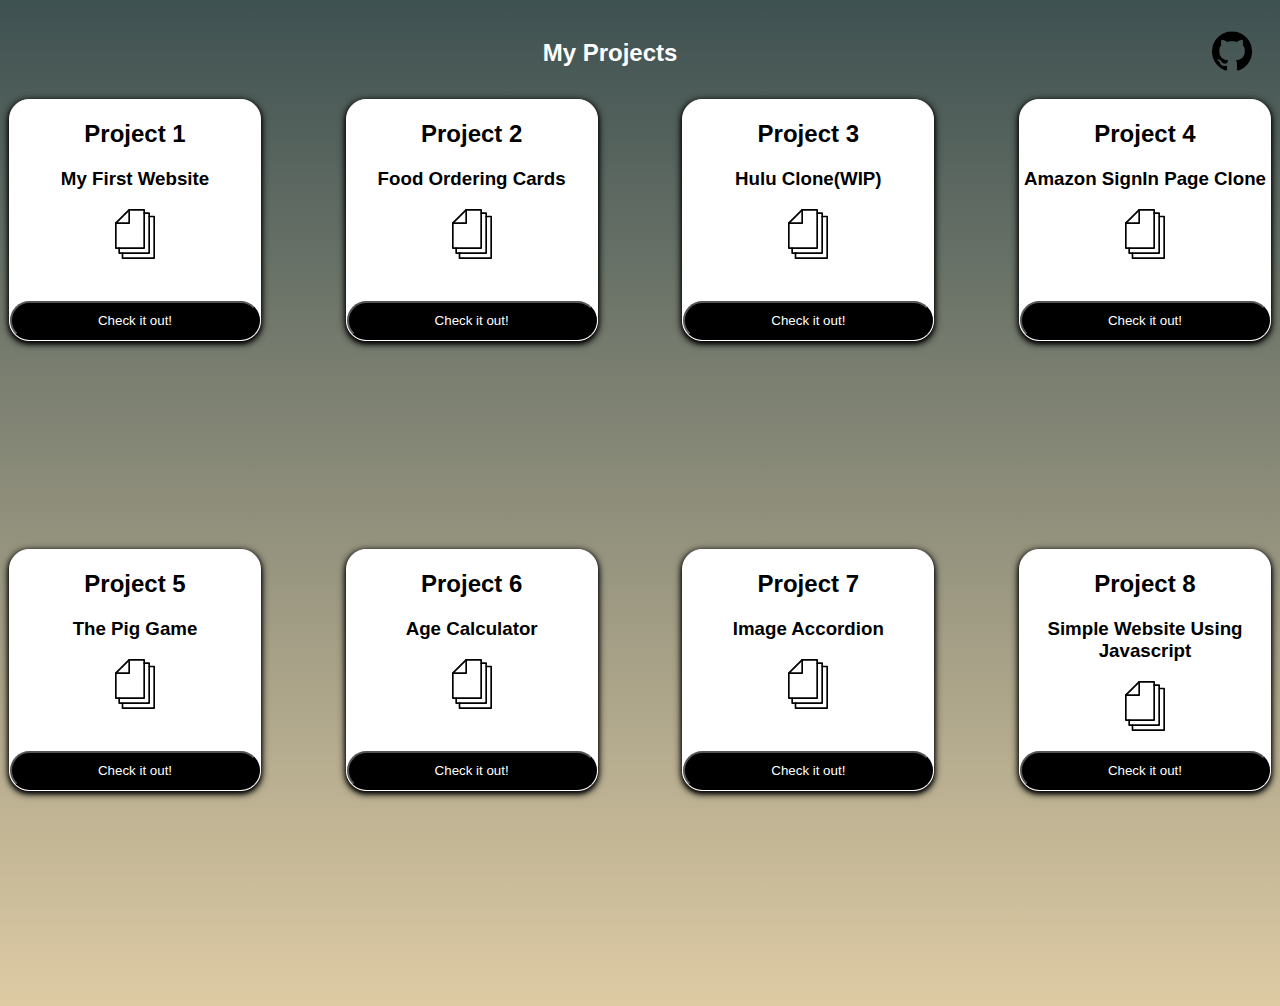
<file: index.html>
<!DOCTYPE html>
<html lang="en">
<head>
    <meta charset="UTF-8">
    <meta http-equiv="X-UA-Compatible" content="IE=edge">
    <meta name="viewport" content="width=device-width, initial-scale=1.0">
    <link rel="stylesheet" href="">
    <title>Project Index</title>
    <link rel="stylesheet" href="style.css">
</head>
<body>
    <div class="nav">
        <h2 class="mainHeading">My Projects</h2>
        <a href="https://github.com/shaziyak03/Projects"><img src="github_icon1.png" alt="GitHub icon"></a>
    </div>
    <main class="container">
            <div class="project">
                <div class="lines">
                    <h2 class="line1">Project 1</h2>
                    <h3 class="line2">My First Website</h3>
                    <svg xmlns="http://www.w3.org/2000/svg" class="svg-icon"vertical-align: middle;fill: currentColor;overflow: hidden;" viewBox="0 0 1024 1024" version="1.1"><path d="M699.733333 819.2h-580.266666c-10.24 0-17.066667-6.826667-17.066667-17.066667v-512c0-3.413333 3.413333-10.24 3.413333-13.653333l273.066667-273.066667c3.413333 0 10.24-3.413333 13.653333-3.413333h307.2c10.24 0 17.066667 6.826667 17.066667 17.066667v785.066666c0 10.24-6.826667 17.066667-17.066667 17.066667zM136.533333 785.066667h546.133334V34.133333h-283.306667L136.533333 296.96V785.066667z" fill=""/><path d="M392.533333 307.2h-273.066666c-10.24 0-17.066667-6.826667-17.066667-17.066667s6.826667-17.066667 17.066667-17.066666H375.466667V17.066667c0-10.24 6.826667-17.066667 17.066666-17.066667s17.066667 6.826667 17.066667 17.066667v273.066666c0 10.24-6.826667 17.066667-17.066667 17.066667zM802.133333 921.6h-614.4c-10.24 0-17.066667-6.826667-17.066666-17.066667v-102.4c0-10.24 6.826667-17.066667 17.066666-17.066666s17.066667 6.826667 17.066667 17.066666V887.466667h580.266667V102.4h-85.333334c-10.24 0-17.066667-6.826667-17.066666-17.066667s6.826667-17.066667 17.066666-17.066666h102.4c10.24 0 17.066667 6.826667 17.066667 17.066666v819.2c0 10.24-6.826667 17.066667-17.066667 17.066667z" fill=""/><path d="M904.533333 1024h-648.533333c-10.24 0-17.066667-6.826667-17.066667-17.066667v-102.4c0-10.24 6.826667-17.066667 17.066667-17.066666s17.066667 6.826667 17.066667 17.066666V989.866667h614.4V170.666667h-85.333334c-10.24 0-17.066667-6.826667-17.066666-17.066667s6.826667-17.066667 17.066666-17.066667h102.4c10.24 0 17.066667 6.826667 17.066667 17.066667v853.333333c0 10.24-6.826667 17.066667-17.066667 17.066667z" fill=""/></svg>
                </div>
                <a href="Project 1 Responsive Website using HTML5/Index.html" class="projectLink" target="_blank"><button class="btnProject">Check it out!</button></a>
            </div>
            
            <div class="project">
                <div class="lines">
                    <h2 class="line1">Project 2</h2>
                    <h3 class="line2">Food Ordering Cards</h3>
                    <svg xmlns="http://www.w3.org/2000/svg" class="svg-icon"vertical-align: middle;fill: currentColor;overflow: hidden;" viewBox="0 0 1024 1024" version="1.1"><path d="M699.733333 819.2h-580.266666c-10.24 0-17.066667-6.826667-17.066667-17.066667v-512c0-3.413333 3.413333-10.24 3.413333-13.653333l273.066667-273.066667c3.413333 0 10.24-3.413333 13.653333-3.413333h307.2c10.24 0 17.066667 6.826667 17.066667 17.066667v785.066666c0 10.24-6.826667 17.066667-17.066667 17.066667zM136.533333 785.066667h546.133334V34.133333h-283.306667L136.533333 296.96V785.066667z" fill=""/><path d="M392.533333 307.2h-273.066666c-10.24 0-17.066667-6.826667-17.066667-17.066667s6.826667-17.066667 17.066667-17.066666H375.466667V17.066667c0-10.24 6.826667-17.066667 17.066666-17.066667s17.066667 6.826667 17.066667 17.066667v273.066666c0 10.24-6.826667 17.066667-17.066667 17.066667zM802.133333 921.6h-614.4c-10.24 0-17.066667-6.826667-17.066666-17.066667v-102.4c0-10.24 6.826667-17.066667 17.066666-17.066666s17.066667 6.826667 17.066667 17.066666V887.466667h580.266667V102.4h-85.333334c-10.24 0-17.066667-6.826667-17.066666-17.066667s6.826667-17.066667 17.066666-17.066666h102.4c10.24 0 17.066667 6.826667 17.066667 17.066666v819.2c0 10.24-6.826667 17.066667-17.066667 17.066667z" fill=""/><path d="M904.533333 1024h-648.533333c-10.24 0-17.066667-6.826667-17.066667-17.066667v-102.4c0-10.24 6.826667-17.066667 17.066667-17.066666s17.066667 6.826667 17.066667 17.066666V989.866667h614.4V170.666667h-85.333334c-10.24 0-17.066667-6.826667-17.066666-17.066667s6.826667-17.066667 17.066666-17.066667h102.4c10.24 0 17.066667 6.826667 17.066667 17.066667v853.333333c0 10.24-6.826667 17.066667-17.066667 17.066667z" fill=""/></svg>
                </div>
                
                <a href="Project 2 Food Ordering Cards/index.html" class="projectLink" target="_blank">
                    <button class="btnProject">
                        Check it out!
                    </button>
                </a>
            </div>
            
            <div class="project">
                <div class="lines">
                    <h2 class="line1">Project 3</h2>
                    <h3 class="line2">Hulu Clone(WIP)</h3>
                    <svg xmlns="http://www.w3.org/2000/svg" class="svg-icon"vertical-align: middle;fill: currentColor;overflow: hidden;" viewBox="0 0 1024 1024" version="1.1"><path d="M699.733333 819.2h-580.266666c-10.24 0-17.066667-6.826667-17.066667-17.066667v-512c0-3.413333 3.413333-10.24 3.413333-13.653333l273.066667-273.066667c3.413333 0 10.24-3.413333 13.653333-3.413333h307.2c10.24 0 17.066667 6.826667 17.066667 17.066667v785.066666c0 10.24-6.826667 17.066667-17.066667 17.066667zM136.533333 785.066667h546.133334V34.133333h-283.306667L136.533333 296.96V785.066667z" fill=""/><path d="M392.533333 307.2h-273.066666c-10.24 0-17.066667-6.826667-17.066667-17.066667s6.826667-17.066667 17.066667-17.066666H375.466667V17.066667c0-10.24 6.826667-17.066667 17.066666-17.066667s17.066667 6.826667 17.066667 17.066667v273.066666c0 10.24-6.826667 17.066667-17.066667 17.066667zM802.133333 921.6h-614.4c-10.24 0-17.066667-6.826667-17.066666-17.066667v-102.4c0-10.24 6.826667-17.066667 17.066666-17.066666s17.066667 6.826667 17.066667 17.066666V887.466667h580.266667V102.4h-85.333334c-10.24 0-17.066667-6.826667-17.066666-17.066667s6.826667-17.066667 17.066666-17.066666h102.4c10.24 0 17.066667 6.826667 17.066667 17.066666v819.2c0 10.24-6.826667 17.066667-17.066667 17.066667z" fill=""/><path d="M904.533333 1024h-648.533333c-10.24 0-17.066667-6.826667-17.066667-17.066667v-102.4c0-10.24 6.826667-17.066667 17.066667-17.066666s17.066667 6.826667 17.066667 17.066666V989.866667h614.4V170.666667h-85.333334c-10.24 0-17.066667-6.826667-17.066666-17.066667s6.826667-17.066667 17.066666-17.066667h102.4c10.24 0 17.066667 6.826667 17.066667 17.066667v853.333333c0 10.24-6.826667 17.066667-17.066667 17.066667z" fill=""/></svg>
                </div>
                <a href="Project 3 Hulu/index.html" class="projectLink" target="_blank">
                    <button class="btnProject">
                        Check it out!
                    </button>
                </a>
            </div>
            
            <div class="project">
                <div class="lines">
                    <h2 class="line1">Project 4</h2>
                    <h3 class="line2">Amazon SignIn Page Clone</h3>
                    <svg xmlns="http://www.w3.org/2000/svg" class="svg-icon"vertical-align: middle;fill: currentColor;overflow: hidden;" viewBox="0 0 1024 1024" version="1.1"><path d="M699.733333 819.2h-580.266666c-10.24 0-17.066667-6.826667-17.066667-17.066667v-512c0-3.413333 3.413333-10.24 3.413333-13.653333l273.066667-273.066667c3.413333 0 10.24-3.413333 13.653333-3.413333h307.2c10.24 0 17.066667 6.826667 17.066667 17.066667v785.066666c0 10.24-6.826667 17.066667-17.066667 17.066667zM136.533333 785.066667h546.133334V34.133333h-283.306667L136.533333 296.96V785.066667z" fill=""/><path d="M392.533333 307.2h-273.066666c-10.24 0-17.066667-6.826667-17.066667-17.066667s6.826667-17.066667 17.066667-17.066666H375.466667V17.066667c0-10.24 6.826667-17.066667 17.066666-17.066667s17.066667 6.826667 17.066667 17.066667v273.066666c0 10.24-6.826667 17.066667-17.066667 17.066667zM802.133333 921.6h-614.4c-10.24 0-17.066667-6.826667-17.066666-17.066667v-102.4c0-10.24 6.826667-17.066667 17.066666-17.066666s17.066667 6.826667 17.066667 17.066666V887.466667h580.266667V102.4h-85.333334c-10.24 0-17.066667-6.826667-17.066666-17.066667s6.826667-17.066667 17.066666-17.066666h102.4c10.24 0 17.066667 6.826667 17.066667 17.066666v819.2c0 10.24-6.826667 17.066667-17.066667 17.066667z" fill=""/><path d="M904.533333 1024h-648.533333c-10.24 0-17.066667-6.826667-17.066667-17.066667v-102.4c0-10.24 6.826667-17.066667 17.066667-17.066666s17.066667 6.826667 17.066667 17.066666V989.866667h614.4V170.666667h-85.333334c-10.24 0-17.066667-6.826667-17.066666-17.066667s6.826667-17.066667 17.066666-17.066667h102.4c10.24 0 17.066667 6.826667 17.066667 17.066667v853.333333c0 10.24-6.826667 17.066667-17.066667 17.066667z" fill=""/></svg>
                </div>
                <a href="Project4 amazonSignupCloning/index.html" class="projectLink" target="_blank">
                    <button class="btnProject">
                        Check it out!
                    </button>
                </a>
            </div>

            <div class="project">
                <div class="lines">
                    <h2 class="line1">Project 5</h2>
                    <h3 class="line2">The Pig Game</h3>
                    <svg xmlns="http://www.w3.org/2000/svg" class="svg-icon"vertical-align: middle;fill: currentColor;overflow: hidden;" viewBox="0 0 1024 1024" version="1.1"><path d="M699.733333 819.2h-580.266666c-10.24 0-17.066667-6.826667-17.066667-17.066667v-512c0-3.413333 3.413333-10.24 3.413333-13.653333l273.066667-273.066667c3.413333 0 10.24-3.413333 13.653333-3.413333h307.2c10.24 0 17.066667 6.826667 17.066667 17.066667v785.066666c0 10.24-6.826667 17.066667-17.066667 17.066667zM136.533333 785.066667h546.133334V34.133333h-283.306667L136.533333 296.96V785.066667z" fill=""/><path d="M392.533333 307.2h-273.066666c-10.24 0-17.066667-6.826667-17.066667-17.066667s6.826667-17.066667 17.066667-17.066666H375.466667V17.066667c0-10.24 6.826667-17.066667 17.066666-17.066667s17.066667 6.826667 17.066667 17.066667v273.066666c0 10.24-6.826667 17.066667-17.066667 17.066667zM802.133333 921.6h-614.4c-10.24 0-17.066667-6.826667-17.066666-17.066667v-102.4c0-10.24 6.826667-17.066667 17.066666-17.066666s17.066667 6.826667 17.066667 17.066666V887.466667h580.266667V102.4h-85.333334c-10.24 0-17.066667-6.826667-17.066666-17.066667s6.826667-17.066667 17.066666-17.066666h102.4c10.24 0 17.066667 6.826667 17.066667 17.066666v819.2c0 10.24-6.826667 17.066667-17.066667 17.066667z" fill=""/><path d="M904.533333 1024h-648.533333c-10.24 0-17.066667-6.826667-17.066667-17.066667v-102.4c0-10.24 6.826667-17.066667 17.066667-17.066666s17.066667 6.826667 17.066667 17.066666V989.866667h614.4V170.666667h-85.333334c-10.24 0-17.066667-6.826667-17.066666-17.066667s6.826667-17.066667 17.066666-17.066667h102.4c10.24 0 17.066667 6.826667 17.066667 17.066667v853.333333c0 10.24-6.826667 17.066667-17.066667 17.066667z" fill=""/></svg>
                </div>
                <a href="project5 thePigGame/index.html" class="projectLink" target="_blank">
                    <button class="btnProject">
                        Check it out!
                    </button>
                </a>
            </div>

            <div class="project">
                <div class="lines">
                    <h2 class="line1">Project 6</h2>
                    <h3 class="line2">Age Calculator</h3>
                    <svg xmlns="http://www.w3.org/2000/svg" class="svg-icon"vertical-align: middle;fill: currentColor;overflow: hidden;" viewBox="0 0 1024 1024" version="1.1"><path d="M699.733333 819.2h-580.266666c-10.24 0-17.066667-6.826667-17.066667-17.066667v-512c0-3.413333 3.413333-10.24 3.413333-13.653333l273.066667-273.066667c3.413333 0 10.24-3.413333 13.653333-3.413333h307.2c10.24 0 17.066667 6.826667 17.066667 17.066667v785.066666c0 10.24-6.826667 17.066667-17.066667 17.066667zM136.533333 785.066667h546.133334V34.133333h-283.306667L136.533333 296.96V785.066667z" fill=""/><path d="M392.533333 307.2h-273.066666c-10.24 0-17.066667-6.826667-17.066667-17.066667s6.826667-17.066667 17.066667-17.066666H375.466667V17.066667c0-10.24 6.826667-17.066667 17.066666-17.066667s17.066667 6.826667 17.066667 17.066667v273.066666c0 10.24-6.826667 17.066667-17.066667 17.066667zM802.133333 921.6h-614.4c-10.24 0-17.066667-6.826667-17.066666-17.066667v-102.4c0-10.24 6.826667-17.066667 17.066666-17.066666s17.066667 6.826667 17.066667 17.066666V887.466667h580.266667V102.4h-85.333334c-10.24 0-17.066667-6.826667-17.066666-17.066667s6.826667-17.066667 17.066666-17.066666h102.4c10.24 0 17.066667 6.826667 17.066667 17.066666v819.2c0 10.24-6.826667 17.066667-17.066667 17.066667z" fill=""/><path d="M904.533333 1024h-648.533333c-10.24 0-17.066667-6.826667-17.066667-17.066667v-102.4c0-10.24 6.826667-17.066667 17.066667-17.066666s17.066667 6.826667 17.066667 17.066666V989.866667h614.4V170.666667h-85.333334c-10.24 0-17.066667-6.826667-17.066666-17.066667s6.826667-17.066667 17.066666-17.066667h102.4c10.24 0 17.066667 6.826667 17.066667 17.066667v853.333333c0 10.24-6.826667 17.066667-17.066667 17.066667z" fill=""/></svg>
                </div>
                <a href="project6 ageCalculator/index.html" class="projectLink" target="_blank">
                    <button class="btnProject">
                        Check it out!
                    </button>
                </a>
            </div>

            <div class="project">
                <div class="lines">
                    <h2 class="line1">Project 7</h2>
                    <h3 class="line2">Image Accordion</h3>
                    <svg xmlns="http://www.w3.org/2000/svg" class="svg-icon"vertical-align: middle;fill: currentColor;overflow: hidden;" viewBox="0 0 1024 1024" version="1.1"><path d="M699.733333 819.2h-580.266666c-10.24 0-17.066667-6.826667-17.066667-17.066667v-512c0-3.413333 3.413333-10.24 3.413333-13.653333l273.066667-273.066667c3.413333 0 10.24-3.413333 13.653333-3.413333h307.2c10.24 0 17.066667 6.826667 17.066667 17.066667v785.066666c0 10.24-6.826667 17.066667-17.066667 17.066667zM136.533333 785.066667h546.133334V34.133333h-283.306667L136.533333 296.96V785.066667z" fill=""/><path d="M392.533333 307.2h-273.066666c-10.24 0-17.066667-6.826667-17.066667-17.066667s6.826667-17.066667 17.066667-17.066666H375.466667V17.066667c0-10.24 6.826667-17.066667 17.066666-17.066667s17.066667 6.826667 17.066667 17.066667v273.066666c0 10.24-6.826667 17.066667-17.066667 17.066667zM802.133333 921.6h-614.4c-10.24 0-17.066667-6.826667-17.066666-17.066667v-102.4c0-10.24 6.826667-17.066667 17.066666-17.066666s17.066667 6.826667 17.066667 17.066666V887.466667h580.266667V102.4h-85.333334c-10.24 0-17.066667-6.826667-17.066666-17.066667s6.826667-17.066667 17.066666-17.066666h102.4c10.24 0 17.066667 6.826667 17.066667 17.066666v819.2c0 10.24-6.826667 17.066667-17.066667 17.066667z" fill=""/><path d="M904.533333 1024h-648.533333c-10.24 0-17.066667-6.826667-17.066667-17.066667v-102.4c0-10.24 6.826667-17.066667 17.066667-17.066666s17.066667 6.826667 17.066667 17.066666V989.866667h614.4V170.666667h-85.333334c-10.24 0-17.066667-6.826667-17.066666-17.066667s6.826667-17.066667 17.066666-17.066667h102.4c10.24 0 17.066667 6.826667 17.066667 17.066667v853.333333c0 10.24-6.826667 17.066667-17.066667 17.066667z" fill=""/></svg>
                </div>
                <a href="project7 imageAccordion/index.html" class="projectLink" target="_blank">
                    <button class="btnProject">
                        Check it out!
                    </button>
                </a>
            </div>
            <div class="project">
                <div class="lines">
                    <h2 class="line1">Project 8</h2>
                    <h3 class="line2">Simple Website Using Javascript</h3>
                    <svg xmlns="http://www.w3.org/2000/svg" class="svg-icon"vertical-align: middle;fill: currentColor;overflow: hidden;" viewBox="0 0 1024 1024" version="1.1"><path d="M699.733333 819.2h-580.266666c-10.24 0-17.066667-6.826667-17.066667-17.066667v-512c0-3.413333 3.413333-10.24 3.413333-13.653333l273.066667-273.066667c3.413333 0 10.24-3.413333 13.653333-3.413333h307.2c10.24 0 17.066667 6.826667 17.066667 17.066667v785.066666c0 10.24-6.826667 17.066667-17.066667 17.066667zM136.533333 785.066667h546.133334V34.133333h-283.306667L136.533333 296.96V785.066667z" fill=""/><path d="M392.533333 307.2h-273.066666c-10.24 0-17.066667-6.826667-17.066667-17.066667s6.826667-17.066667 17.066667-17.066666H375.466667V17.066667c0-10.24 6.826667-17.066667 17.066666-17.066667s17.066667 6.826667 17.066667 17.066667v273.066666c0 10.24-6.826667 17.066667-17.066667 17.066667zM802.133333 921.6h-614.4c-10.24 0-17.066667-6.826667-17.066666-17.066667v-102.4c0-10.24 6.826667-17.066667 17.066666-17.066666s17.066667 6.826667 17.066667 17.066666V887.466667h580.266667V102.4h-85.333334c-10.24 0-17.066667-6.826667-17.066666-17.066667s6.826667-17.066667 17.066666-17.066666h102.4c10.24 0 17.066667 6.826667 17.066667 17.066666v819.2c0 10.24-6.826667 17.066667-17.066667 17.066667z" fill=""/><path d="M904.533333 1024h-648.533333c-10.24 0-17.066667-6.826667-17.066667-17.066667v-102.4c0-10.24 6.826667-17.066667 17.066667-17.066666s17.066667 6.826667 17.066667 17.066666V989.866667h614.4V170.666667h-85.333334c-10.24 0-17.066667-6.826667-17.066666-17.066667s6.826667-17.066667 17.066666-17.066667h102.4c10.24 0 17.066667 6.826667 17.066667 17.066667v853.333333c0 10.24-6.826667 17.066667-17.066667 17.066667z" fill=""/></svg>
                </div>
                <a href="project8 simpleWebsiteUsingJS/index.html" class="projectLink" target="_blank">
                    <button class="btnProject">
                        Check it out!
                    </button>
                </a>
            </div>

    </main>
    
</body>
</html>
</file>
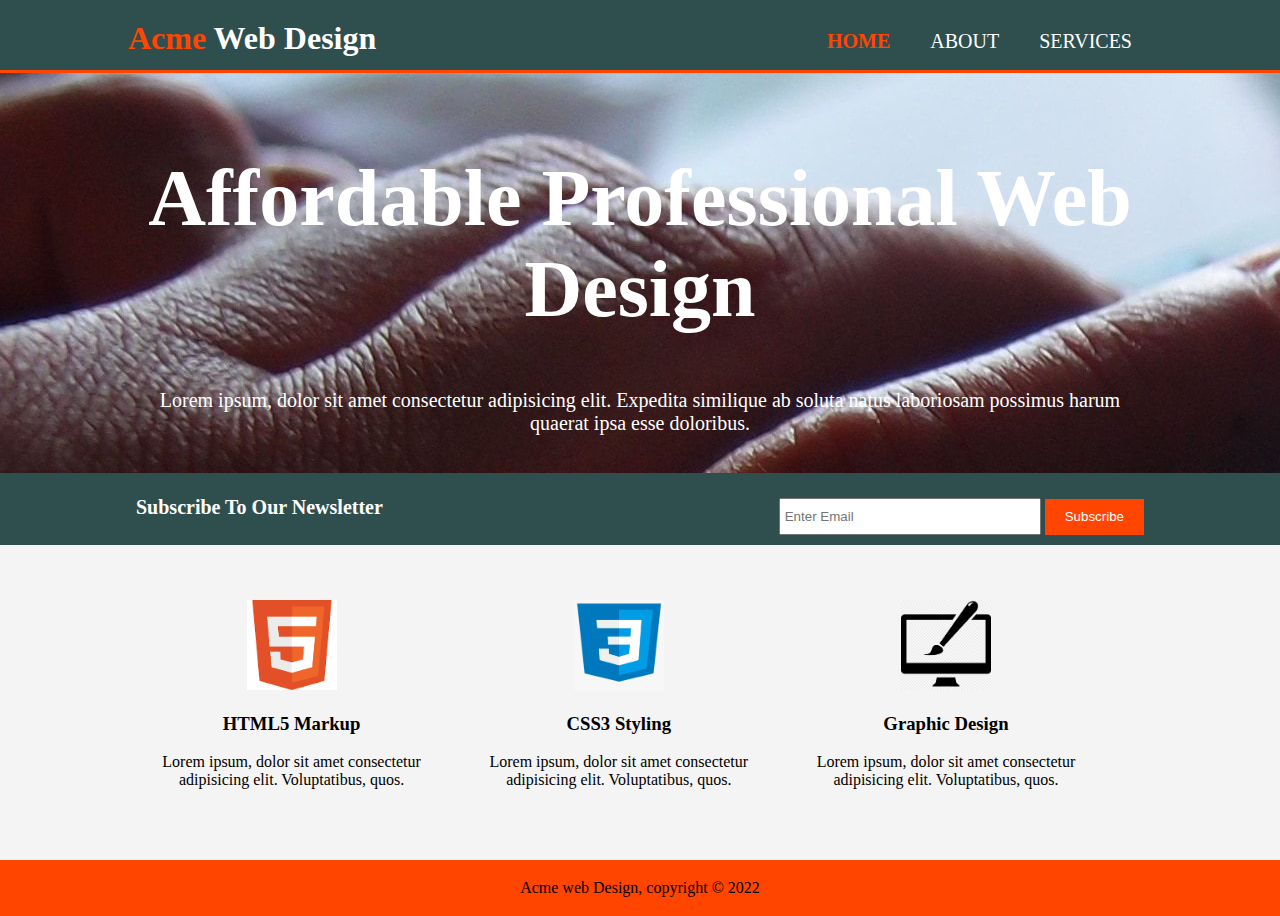
<file: Project 1 Responsive Website using HTML5/Index.html>
<!DOCTYPE html>
<html lang="en">
<head>
    <meta charset="UTF-8">
    <meta http-equiv="X-UA-Compatible" content="IE=edge">
    <meta name="viewport" content="width=device-width, initial-scale=1.0">
    <title>Acme Web Design | WElcome</title>
    <link rel="stylesheet" href="css/styling.css">
</head>
<body>
    <header>
        <div class="container">
          <div id="branding">
            <h1><span class="highlight">Acme</span> Web Design</h1>
          </div>
          <nav>
            <ul>
                <li><a href="Index.html" class="highlight">Home</a></li>
                <li><a href="about.html">About</a></li>
                <li><a href="services.html">Services</a></li>
            </ul>
          </nav>
        </div>
    </header>

    <section id="showcase">
          <div class="container">
              <h1>Affordable Professional Web Design</h1>
              <p>
                Lorem ipsum, dolor sit amet consectetur adipisicing elit. Expedita similique ab soluta natus laboriosam possimus harum quaerat ipsa esse doloribus.
              </p>
          </div>

    </section>
    <section id="newsletter">
        <div class="container">
            <h1>Subscribe To Our Newsletter</h1>
            <form>
              <input type="email" placeholder="Enter Email">
              <button type="submit" class="button_1">Subscribe</button>
            </form>
        </div>
        </section>
            <section id="boxes">
                <div class="container">
                      <div class="box">
                        <img src="./img/html.png" alt="HTML5">
                        <h3>HTML5 Markup</h3>
                        <p>Lorem ipsum, dolor sit amet consectetur adipisicing elit. Voluptatibus, quos.</p>
                      </div>

                      <div class="box">
                        <img src="./img/css_badge (1).png" alt="css3">
                        <h3>CSS3 Styling</h3>
                        <p>Lorem ipsum, dolor sit amet consectetur adipisicing elit. Voluptatibus, quos.</p>
                      </div>

                      <div class="box">
                        <img src="./img/brush_bagde (1).png" alt="graphic design">
                        <h3>Graphic Design</h3>
                        <p>Lorem ipsum, dolor sit amet consectetur adipisicing elit. Voluptatibus, quos.</p>
                      </div>
                </div>
            </section>
        </div>
    </section>

    <footer>
        <p>Acme web Design, copyright &copy; 2022</p> 
    </footer>
</body>
</html>
</file>
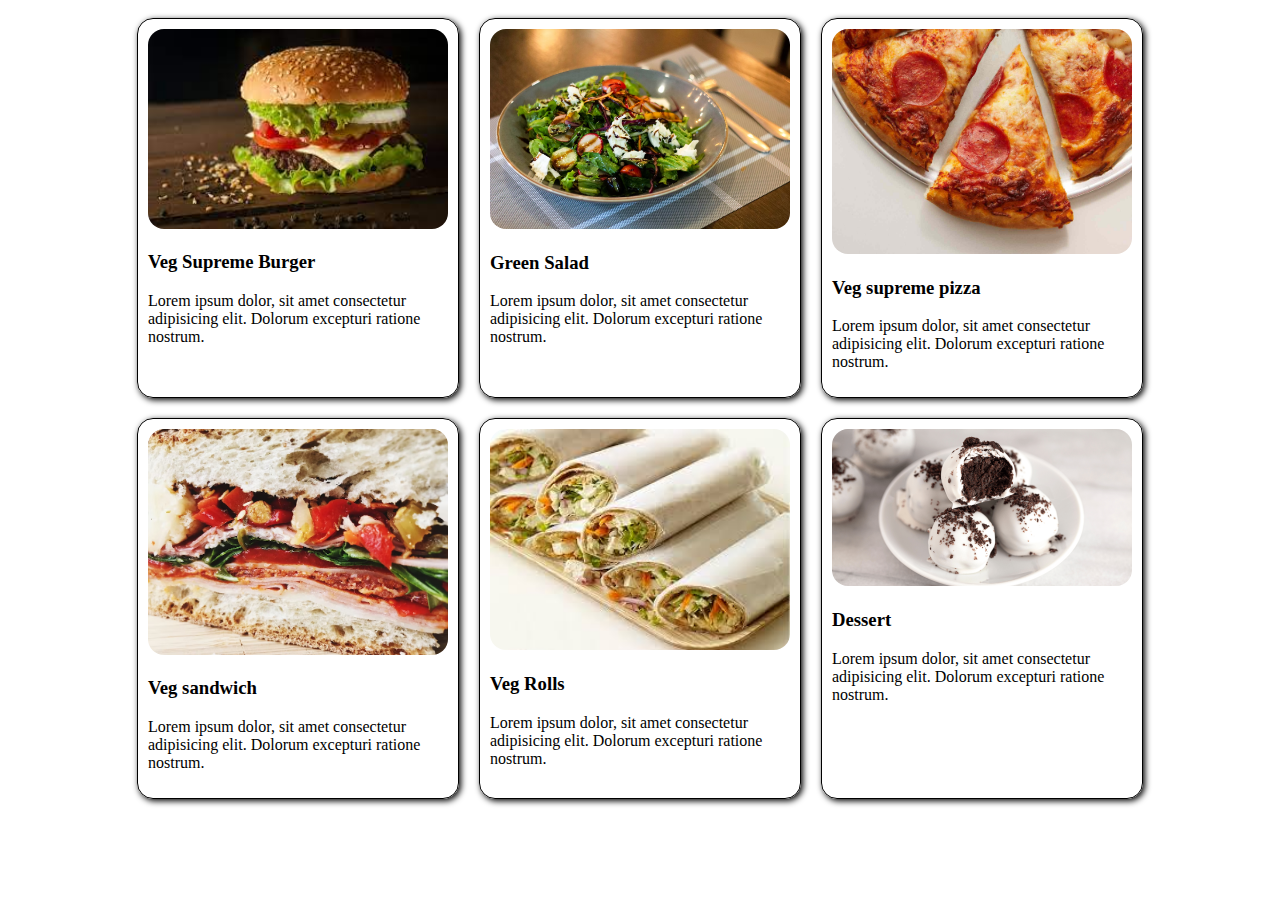
<file: Project 2 Food Ordering Cards/index.html>
<!DOCTYPE html>
<html lang="en">
<head>
    <meta charset="UTF-8">
    <meta http-equiv="X-UA-Compatible" content="IE=edge">
    <meta name="viewport" content="width=device-width, initial-scale=1.0">
    <title>Food Ordering Cards</title>
    <link rel="stylesheet" href="style.css">
</head>
<body>
    <div class="flexbox">
       <div class="card">
        <img src="burger1.jpeg" class="card-img" alt="">
         <h3>Veg Supreme Burger</h3>
         <p>Lorem ipsum dolor, sit amet consectetur adipisicing elit. Dolorum excepturi ratione nostrum.</p>
      </div>

      <div class="card">
        <img src="green salad.avif" class="card-img" alt="">
         <h3>Green Salad</h3>
         <p>Lorem ipsum dolor, sit amet consectetur adipisicing elit. Dolorum excepturi ratione nostrum.</p>
      </div>

      <div class="card">
        <img src="veg-supreme-pizza.jpg" class="card-img" alt="">
         <h3>Veg supreme pizza</h3>
         <p>Lorem ipsum dolor, sit amet consectetur adipisicing elit. Dolorum excepturi ratione nostrum.</p>
     </div>

     <div class="card">
        <img src="veg sandwich.avif" class="card-img" alt="">
         <h3>Veg sandwich</h3>
         <p>Lorem ipsum dolor, sit amet consectetur adipisicing elit. Dolorum excepturi ratione nostrum.</p>
     </div>
     
     <div class="card">
        <img src="veg roll.jpeg" class="card-img" alt="">
         <h3>Veg Rolls</h3>
         <p>Lorem ipsum dolor, sit amet consectetur adipisicing elit. Dolorum excepturi ratione nostrum.</p>
     </div>

     <div class="card">
        <img src="dessert1.png" class="card-img" alt="">
         <h3>Dessert</h3>
         <p>Lorem ipsum dolor, sit amet consectetur adipisicing elit. Dolorum excepturi ratione nostrum.</p>
     </div>
    </div>

</body>
</html>
</file>
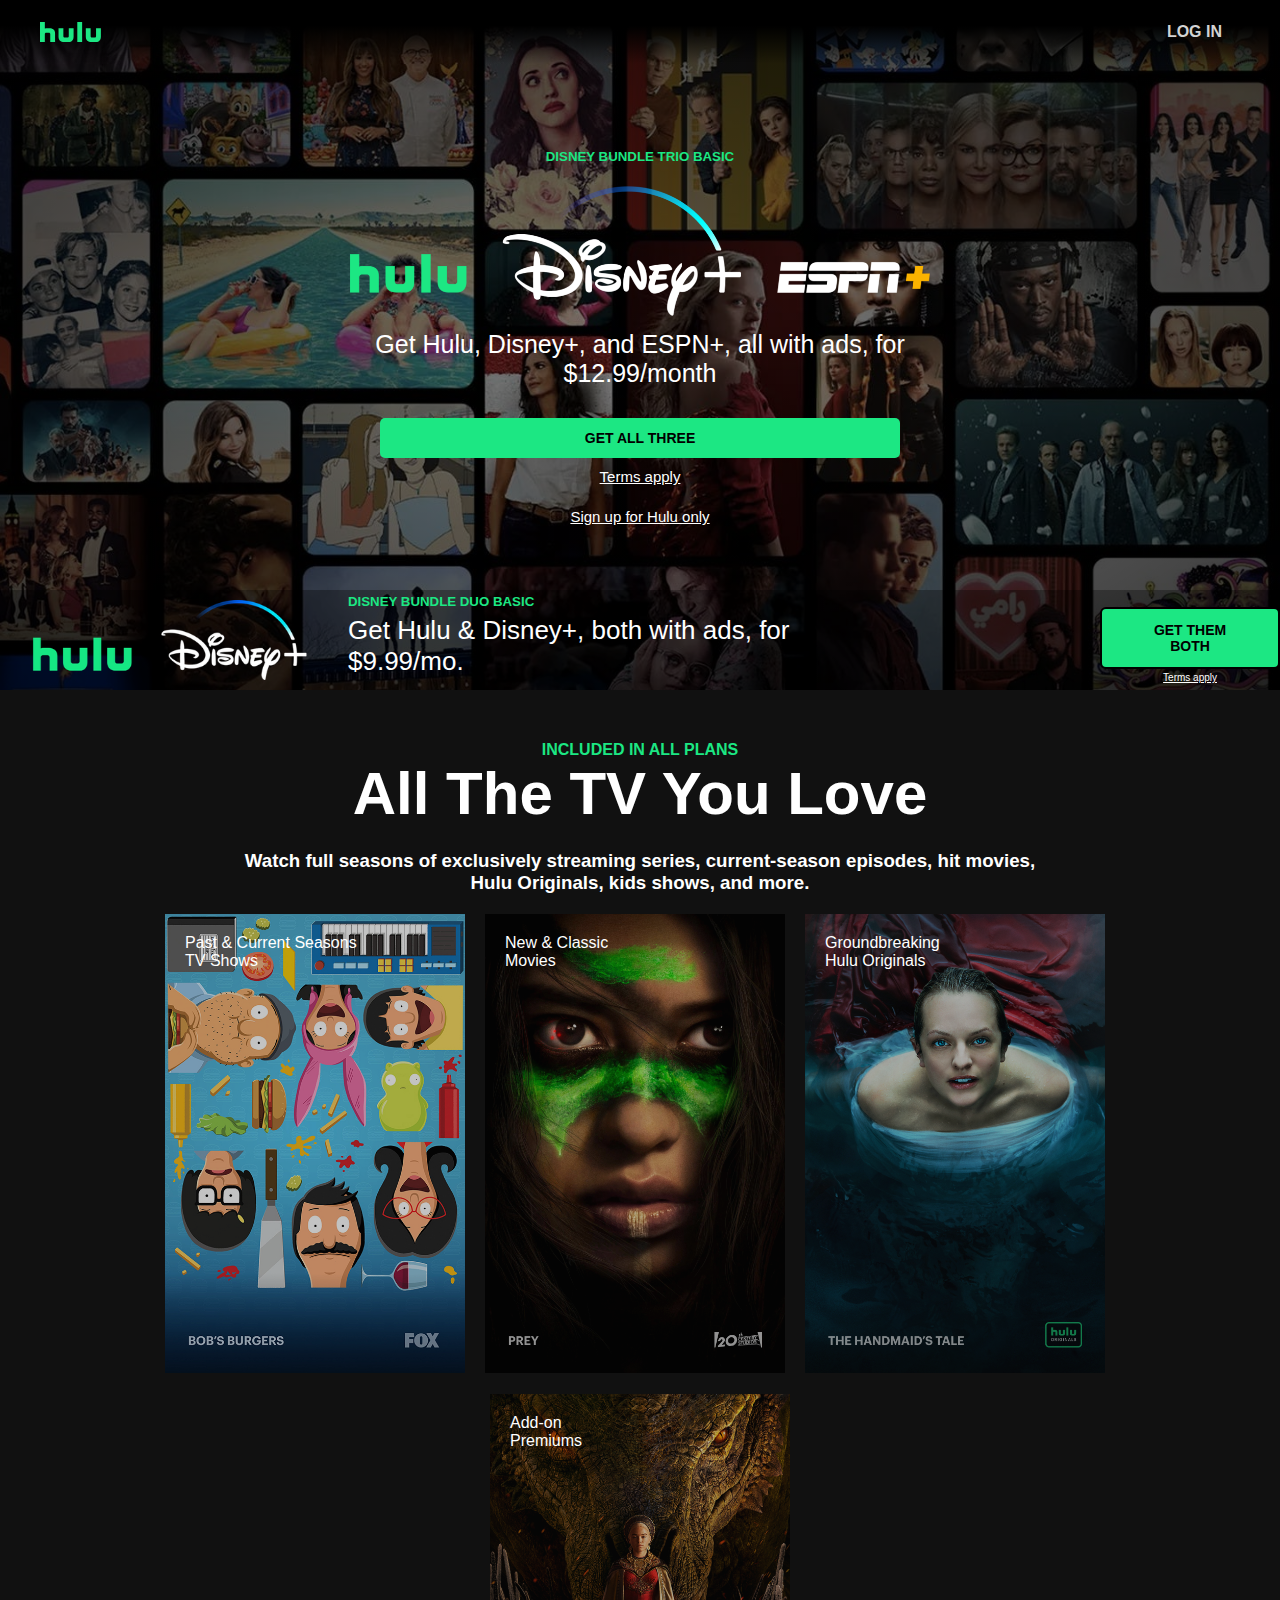
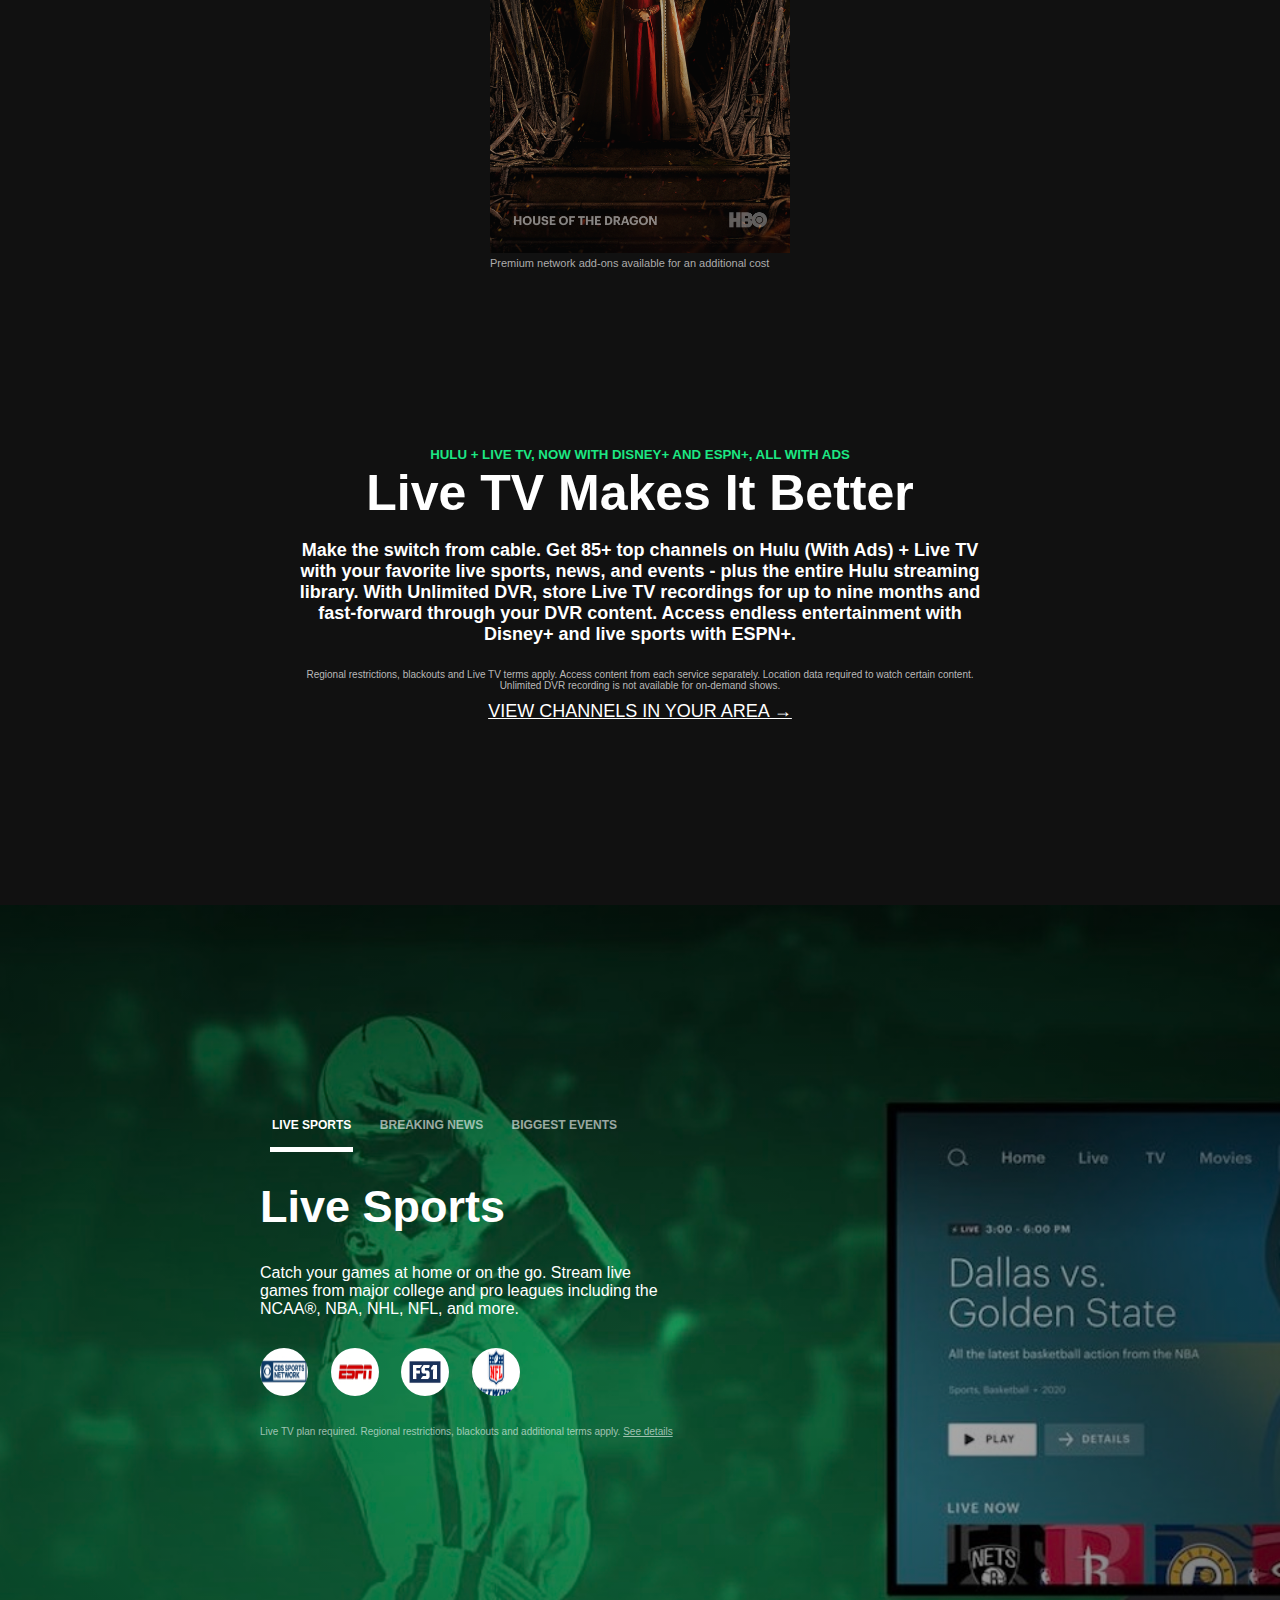
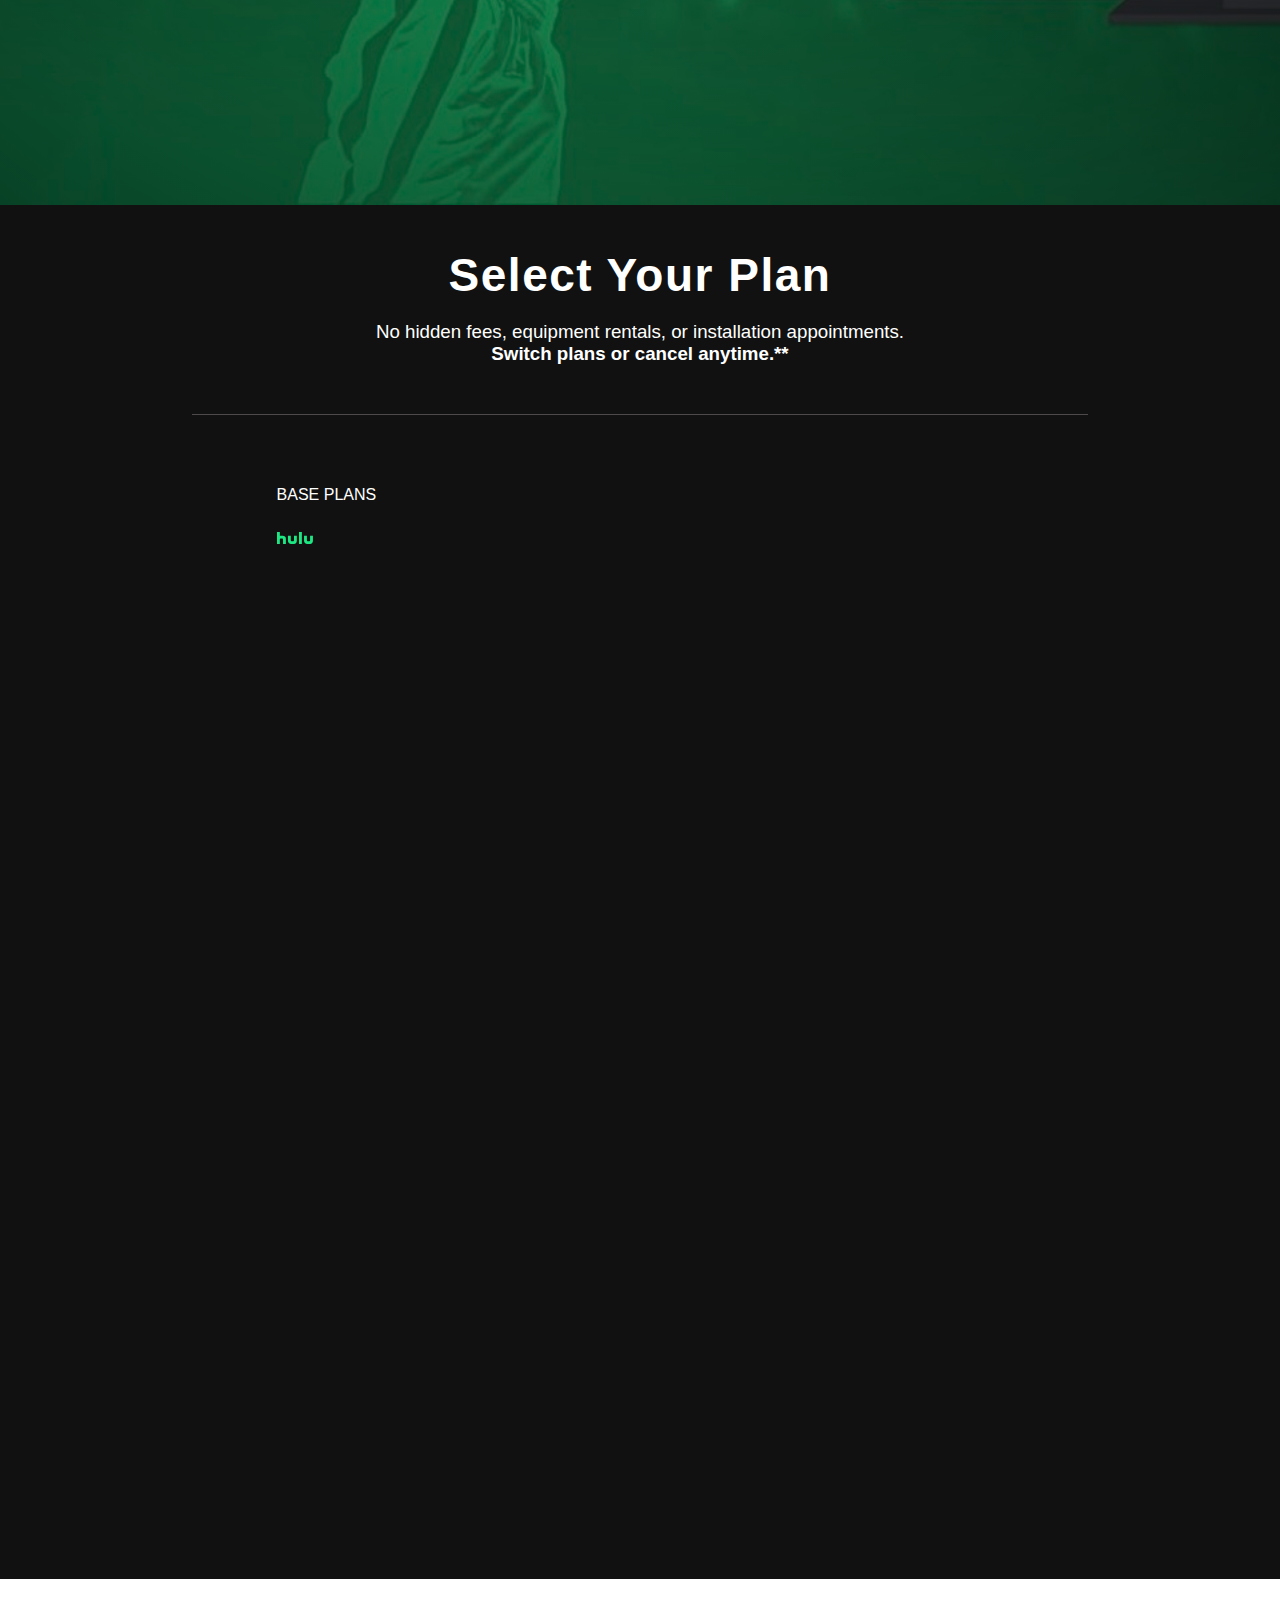
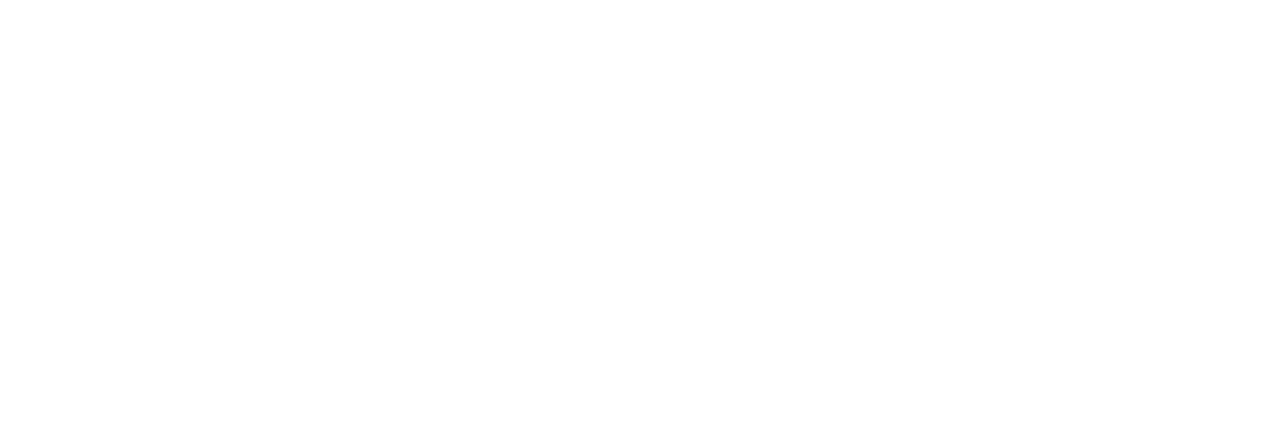
<file: Project 3 Hulu/index.html>
<!DOCTYPE html>
<html lang="en">

<head>
  <meta charset="UTF-8">
  <meta http-equiv="X-UA-Compatible" content="IE=edge">
  <meta name="viewport" content="width=device-width, initial-scale=1.0">
  <title>Stream TV and Movies Live and Online </title>
  <link rel="stylesheet" href="style.css">
</head>

<body>
  <header>
    <nav>
      <svg viewBox="0 -2 61 24" height="24" width="61" role="img" aria-labelledby="logoTitle" fill="rgb(39, 44, 53)">
        <title id="logoTitle">hulu</title>
        <path
          d="M9.57046613 6.24096927h-3.1015504c-1.0875017 0-1.63435327.29263768-1.63435327.29263768V0H0v20h4.83456246v-8.0704467c0-.7137436.58067743-1.29171 1.2958127-1.29171h2.81374862c.7162628 0 1.29524892.5779664 1.29524892 1.29171V20h4.8359719v-8.6950777c0-3.65670596-2.4444829-5.06395303-5.50487847-5.06395303zm46.48012787 0v8.06932223c0 .714868-.579268 1.2931156-1.294967 1.2931156h-2.8134668c-.7162628 0-1.2952489-.5782476-1.2952489-1.2931156V6.24096927h-4.8368175V14.712844c0 3.4627386 2.2220777 5.287156 5.5062878 5.287156h4.7347762v-.0247379c3.0245965 0 4.8354081-2.1465718 4.8354081-5.2624181V6.24096927H56.050594zM28.7728487 14.3102915c0 .714868-.5798318 1.2931156-1.2955308 1.2931156h-2.8137486c-.7162628 0-1.2955308-.5782476-1.2955308-1.2931156V6.24096927h-4.8359719V14.712844c0 3.4627386 2.2220778 5.287156 5.506006 5.287156h4.7347761v-.0247379c3.0248785 0 4.8359719-2.1465718 4.8359719-5.2624181V6.24096927h-4.8359719v8.06932223zM37.294431 20h4.8365357V0H37.294431v20z"
          fill-rule="evenodd"></path>
      </svg>
      <button class="btn_signIn">LOG IN</button>
    </nav>
    <div id="main_container">
      <div class="main_heads">
      <h5 class="firstLine">DISNEY BUNDLE TRIO BASIC</h5>

      <img class="trio_logo" src="trio_img1.png" alt="">

      <p class="third_line">Get Hulu, Disney+, and ESPN+, all with ads, for <br> $12.99/month</p>

      <button class="trio_btn">GET ALL THREE</button>
      <div class="link1">
        <a href="#">Terms apply</a>
      </div>
      <div class="link2">
        <a href="#">Sign up for Hulu only</a>
      </div>
    </div>
    </div>
    <section>

      <img class="duo_img" src="duo_img1.png" alt="">
      <div class="content">
        <div class="heading_duo1">
          <h5>DISNEY BUNDLE DUO BASIC</h5>
        </div>
        <div class="para_duo2">
          <p>Get Hulu & Disney+, both with ads, for $9.99/mo.</p>
        </div>
      </div>
      <div class="column">
        <button class="btn3">GET THEM BOTH</button>
        <a href="#" class="link_duo">Terms apply</a>
      </div>
    </section>
  
  </header>

  
  <aside>
          <div class="first_content">
              <div class="categories">
                <h4>INCLUDED IN ALL PLANS</h4s>
                  <div class="text_xl">All The TV You Love</div>
                  <h3>Watch full seasons of exclusively streaming series, current-season episodes, hit movies, Hulu Originals,
                    kids shows, and more.</h3>
              </div>
              <div class="cards">
                <div class="card1">
                  <img src="Bob's burger1.jpeg" alt="">
                  <div class="img_text">
                    <div class="top1">Past & Current Seasons</div>
                    <div class="top2">TV Shows</div>
                  </div>
                </div>
                <div class="card2">
                  <img src="prey2.jpeg" alt="">
                  <div class="img_text">
                    <div class="top1">New & Classic</div>
                    <div class="top2">Movies</div>
                  </div>
                </div>
                <div class="card3">
                  <img src="the_handmade's_tale1.jpeg" alt="">
                  <div class="img_text">
                    <div class="top1">Groundbreaking</div>
                    <div class="top2">Hulu Originals</div>
                  </div>
                </div>
                <div class="card4">
                  <img src="house_of_the_dragon.jpeg" alt="">
                  <div class="img_text">
                    <div class="top1">Add-on</div>
                    <div class="top2">Premiums</div>
                  </div>
                  <p>Premium network add-ons available for an additional cost</p>
                </div>
              </div>
          </div>

          <div class="another_content">
              <h5>HULU + LIVE TV, NOW WITH DISNEY+ AND ESPN+, ALL WITH ADS</h5>
              <h1 class="text_xl">Live TV Makes It Better</h1>
              <h4>Make the switch from cable. Get 85+ top channels on Hulu (With Ads) + Live TV with your favorite live sports,
                news, and events - plus the entire Hulu streaming library. With Unlimited DVR, store Live TV recordings for up
                to nine months and fast-forward through your DVR content. Access endless entertainment with Disney+ and live
                sports with ESPN+. </h4>
              <p class="disclaimer">Regional restrictions, blackouts and Live TV terms apply. Access content from each service
                separately. Location data required to watch certain content. Unlimited DVR recording is not available for
                on-demand shows.</p>
              <div class="link_location"><a href="#">VIEW CHANNELS IN YOUR AREA → </a></div>
          </div>
  </aside>

  <main>
        <div class="mainSections">
          <div class="navLinks">
            <a href="#" class="mainSectionLink livelink" >LIVE SPORTS</a>
            <a href="#" class="mainSectionLink">BREAKING NEWS</a>
            <a href="#" class="mainSectionLink">BIGGEST EVENTS</a>
          </div>
    
          <h1 class="boldhead">Live Sports</h1>
          <h4 class="catchphrase">Catch your games at home or on the go. Stream live games from major college and pro leagues including the NCAA®, NBA, NHL, NFL, and more.</h4>
          <div class="icons">
            <img src="icon1.jpg" class="icon1" alt="">
            <img src="icon2.jpg" class="icon2" alt="">
            <img src="icon3new.png" class="icon3" alt="">
            <img src="icon4.jpg" class="icon4" alt="">
          </div>
          <P class="smallFont">Live TV plan required. Regional restrictions, blackouts and additional terms apply. <a href="#" class="smallFontLink">See details</a></P>
        </div>
  </main>
  <aside class="plan">
        <div class="planLineOne">
          <h1 class="planHead">Select Your Plan</h1>
          <h3 class="planmid">No hidden fees, equipment rentals, or installation appointments.</h3>
          <h3 class="planlast">Switch plans or cancel anytime.**</h3>
        </div>
        <div class="parent">
            <div class="infoOne">
              <div class="bundle">
              <p class="basePlan">BASE PLANS</p>
              <svg class="svgHulu" viewBox="0 -2 61 24" height="24" width="61" role="img" aria-labelledby="logoTitle" fill="rgb(39, 44, 53)">
                <title id="logoTitle">hulu</title>
                <path
                  d="M9.57046613 6.24096927h-3.1015504c-1.0875017 0-1.63435327.29263768-1.63435327.29263768V0H0v20h4.83456246v-8.0704467c0-.7137436.58067743-1.29171 1.2958127-1.29171h2.81374862c.7162628 0 1.29524892.5779664 1.29524892 1.29171V20h4.8359719v-8.6950777c0-3.65670596-2.4444829-5.06395303-5.50487847-5.06395303zm46.48012787 0v8.06932223c0 .714868-.579268 1.2931156-1.294967 1.2931156h-2.8134668c-.7162628 0-1.2952489-.5782476-1.2952489-1.2931156V6.24096927h-4.8368175V14.712844c0 3.4627386 2.2220777 5.287156 5.5062878 5.287156h4.7347762v-.0247379c3.0245965 0 4.8354081-2.1465718 4.8354081-5.2624181V6.24096927H56.050594zM28.7728487 14.3102915c0 .714868-.5798318 1.2931156-1.2955308 1.2931156h-2.8137486c-.7162628 0-1.2955308-.5782476-1.2955308-1.2931156V6.24096927h-4.8359719V14.712844c0 3.4627386 2.2220778 5.287156 5.506006 5.287156h4.7347761v-.0247379c3.0248785 0 4.8359719-2.1465718 4.8359719-5.2624181V6.24096927h-4.8359719v8.06932223zM37.294431 20h4.8365357V0H37.294431v20z"
                  fill-rule="evenodd"></path>
              </svg>
            </div>

              <span class="switch">
                
              </span>
            </div>
              <div class="infoTwo">

              </div>
              <div class="infoThree">
              
  
              </div>
            </div> 
   </aside>
   <footer>

    

   </footer>
</body>
</html>
</file>
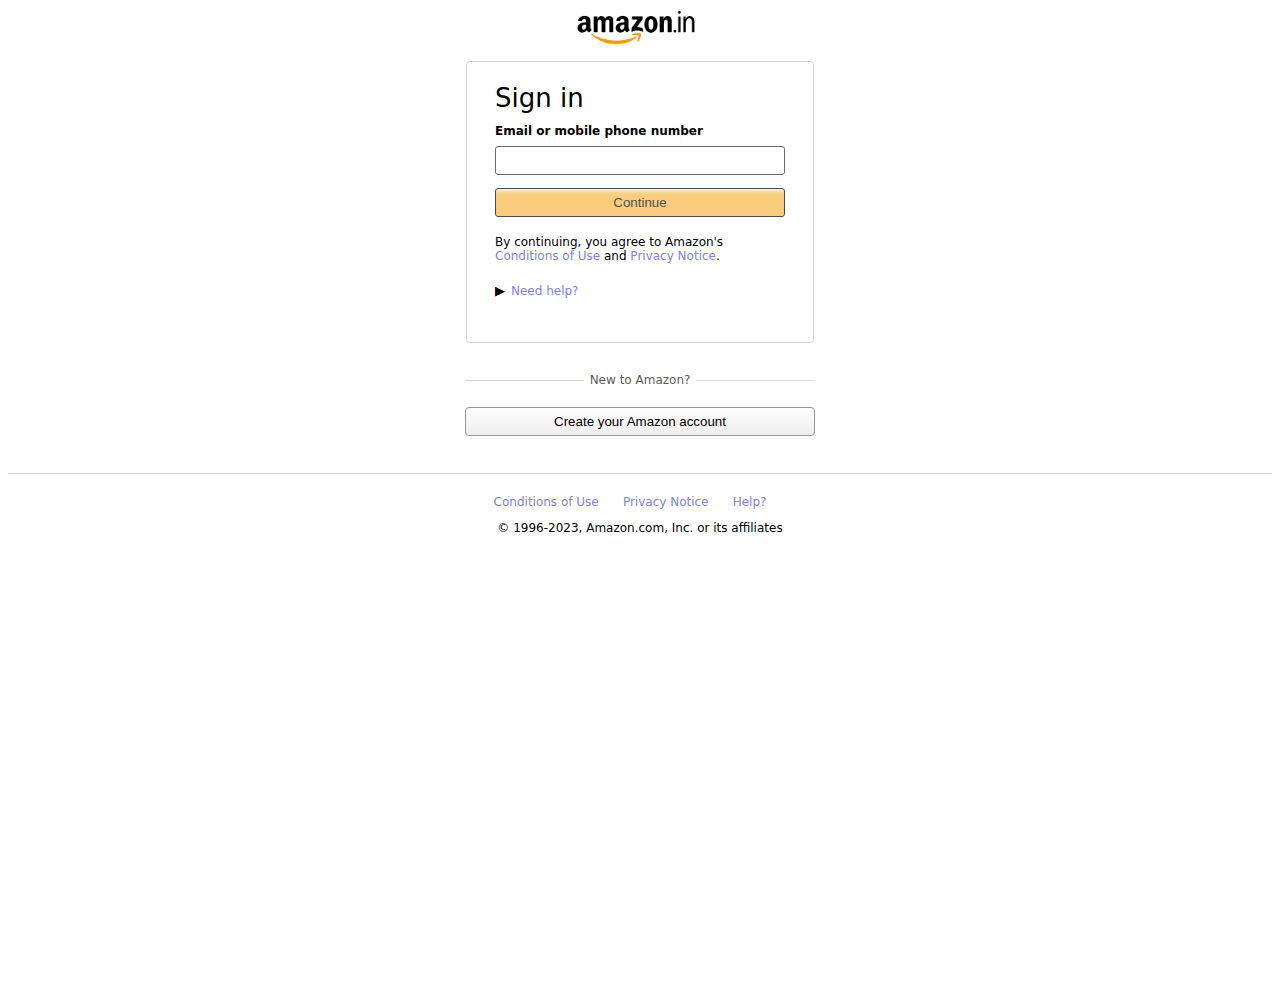
<file: Project4 amazonSignupCloning/index.html>
<!DOCTYPE html>
<html lang="en">
<head>
    <meta charset="UTF-8">
    <meta http-equiv="X-UA-Compatible" content="IE=edge">
    <meta name="viewport" content="width=device-width, initial-scale=1.0">
    <title>Amazon signIn cloning</title>
    <link rel="stylesheet" href="style.css">
</head>
<body>
    <img src="./amazonimg.png" alt="amazonLogo" class="img">
    
    <div class="card">
            <div class="card1">

                <p class="p1">Sign in</p>
                    
                    <label for="email" class="email_label">Email or mobile phone number</label>
                    <br><input type="email" id="" class="email_input">
                    <br><button class="btn">Continue</button>
                

                <p class="desc">By continuing, you agree to Amazon's <a href="">Conditions of Use</a> and <a href="">Privacy Notice</a>.</p>
                ▶<a href="" class="need-help">Need help?</a>
            </div>
            <div class="card2">
                    <p class="p2">New to Amazon?</p>
                    <button class="btn1">Create your Amazon account</button>
            </div>
    </div>
    <footer>
        <div class="footerLines">
            <a href="" class="footerLink">Conditions of Use</a>
            <a href="" class="footerLink">Privacy Notice</a>
            <a href="" class="footerLink">Help?</a>
            <p class="lastLine">© 1996-2023, Amazon.com, Inc. or its affiliates</p>
        </div>
    </footer>
</body>
</html>
</file>
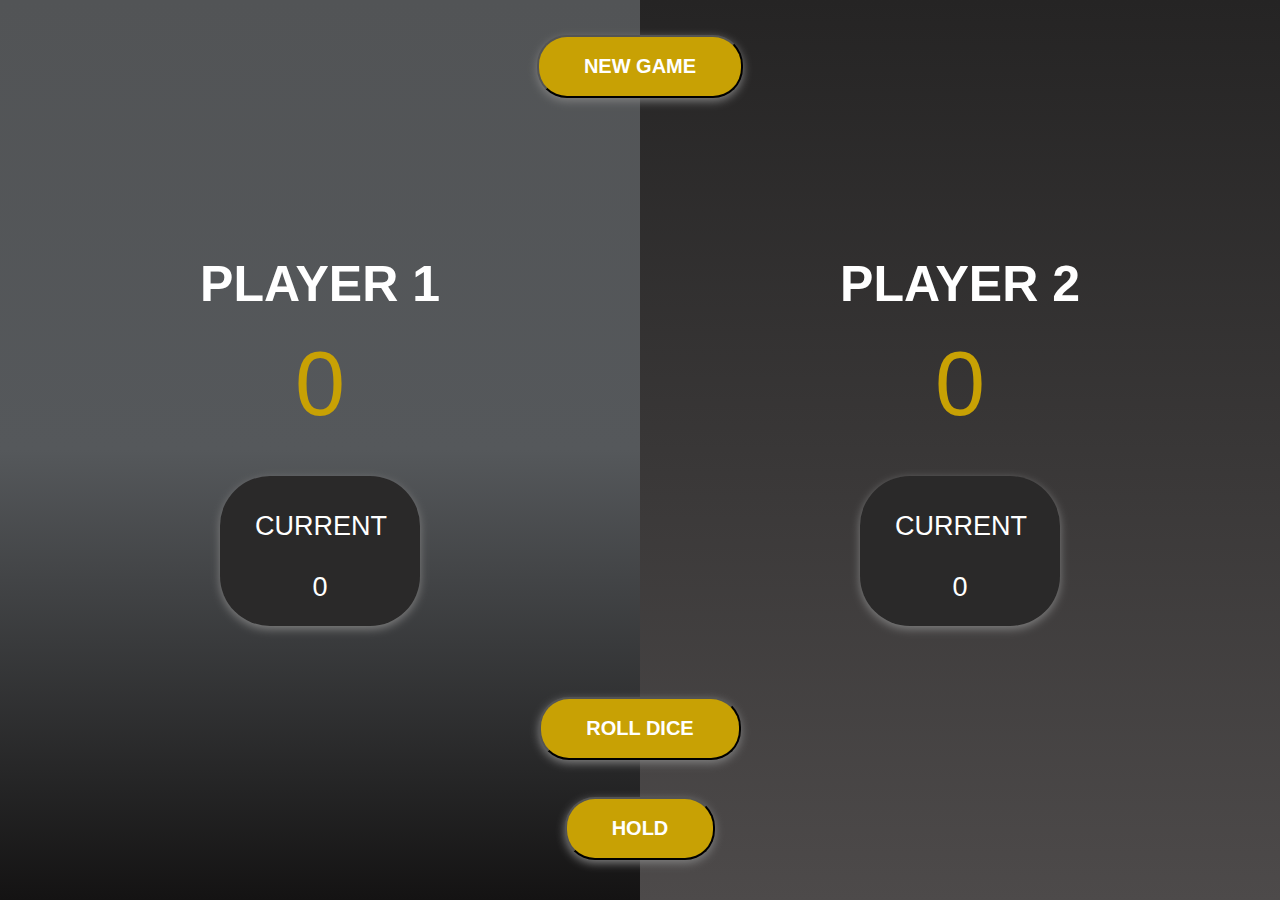
<file: project5 thePigGame/index.html>
<!DOCTYPE html>
<html lang="en">
<head>
    <meta charset="UTF-8">
    <meta http-equiv="X-UA-Compatible" content="IE=edge">
    <meta name="viewport" content="width=device-width, initial-scale=1.0">
    <title>The Pig Game</title>
    <link rel="stylesheet" href="style.css">
</head>
<body>
    <main>
        <section class="player player-0 player-active">
           <h2 class="name" id="name-0">PLAYER 1</h2>
           <p class="score" id="score-0">53</p>
           <div class="current">
             <p class="current-label">CURRENT</p>
             <p class="current-score" id="current-0">0</p>
           </div>
        </section>
        <section class="player player-1">
            <h2 class="name" id="name-1">PLAYER 2</h2>
           <p class="score" id="score-1">34</p>
           <div class="current">
             <p class="current-label">CURRENT</p>
             <p class="current-score" id="current-1">0</p>
           </div>
        </section>

        <img src="dice_5.png" alt="Playing Dice" class="dice">
        <button class="btn btn-new" >NEW GAME</button>
        <button class="btn btn-roll" >ROLL DICE</button>
        <button class="btn btn-hold" >HOLD</button> 
        
    </main>
    <script src="app.js"></script>
</body>
</html>
</file>
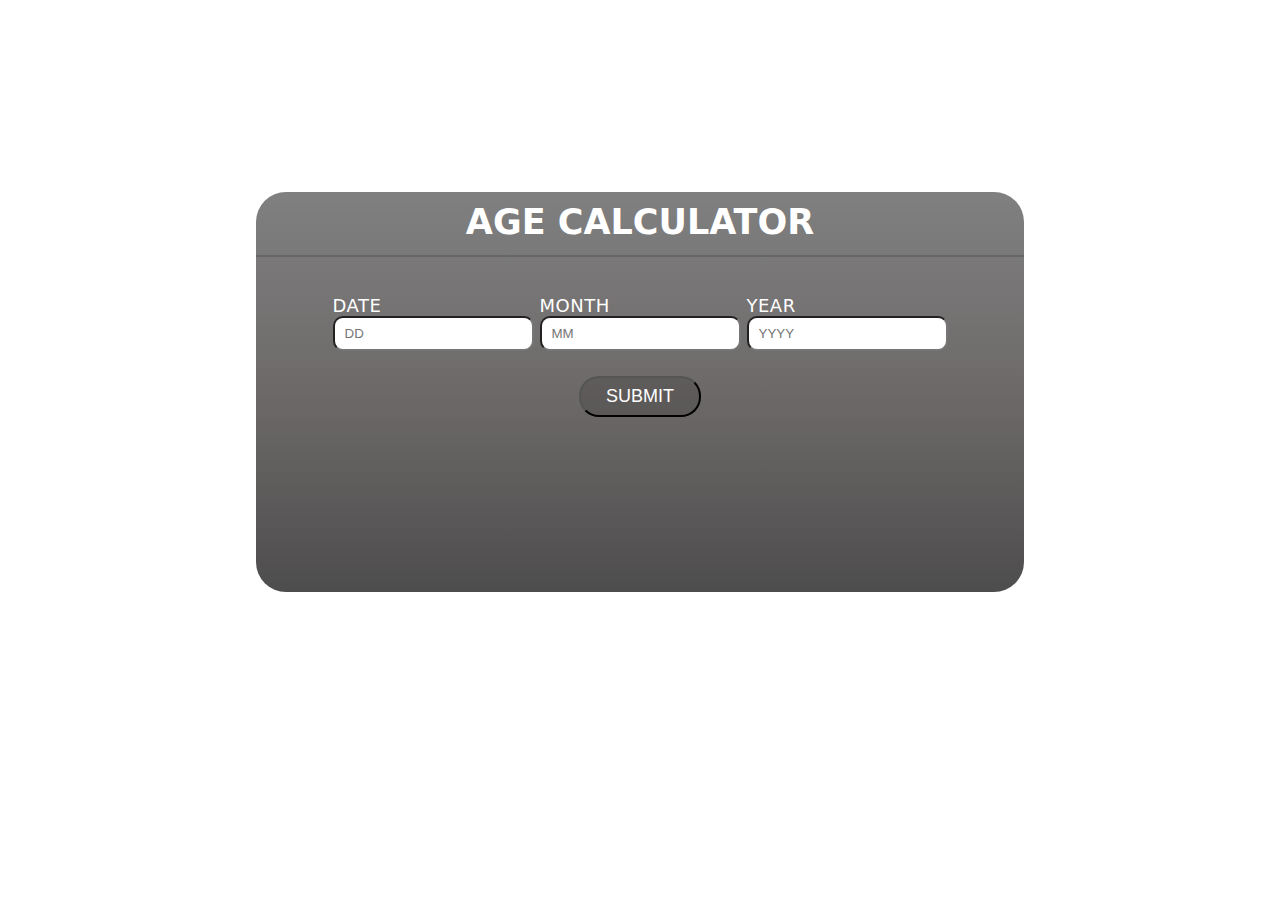
<file: project6 ageCalculator/index.html>
<!DOCTYPE html>
<html lang="en">
<head>
    <meta charset="UTF-8">
    <meta http-equiv="X-UA-Compatible" content="IE=edge">
    <meta name="viewport" content="width=div, initial-scale=1.0">
    <title>Age Calculator</title>
    <link rel="stylesheet" href="style.css">
</head>
<body>
    <div class="container">
        <div class="heading">
            <h2>age calculator</h2>
        </div>
        <form id="myForm">
            <div class="block">
                <p class="title">date</p>
                <input type="text" name="date input" id="date" value="" placeholder="DD" minlength="1" maxlength="2" required>
            </div>
            <div class="block">
                <p class="title">month</p>
                <input type="text" name="month input" id="month" value="" placeholder="MM" minlength="1" maxlength="2" required>
            </div>
            <div class="block">
                <p class="title">year</p>
                <input type="text" name="year input" id="year" value="" placeholder="YYYY" minlength="4" maxlength="4" required>
            </div>
            <div class="block"><br>
                <input type="button" class="btn" name="submit" value="submit" onclick="age()">
            </div>
            <div class="age" id="age"></div>
        </form>
        
    </div>
    <script src="app.js"></script>
</body>
</html>
</file>
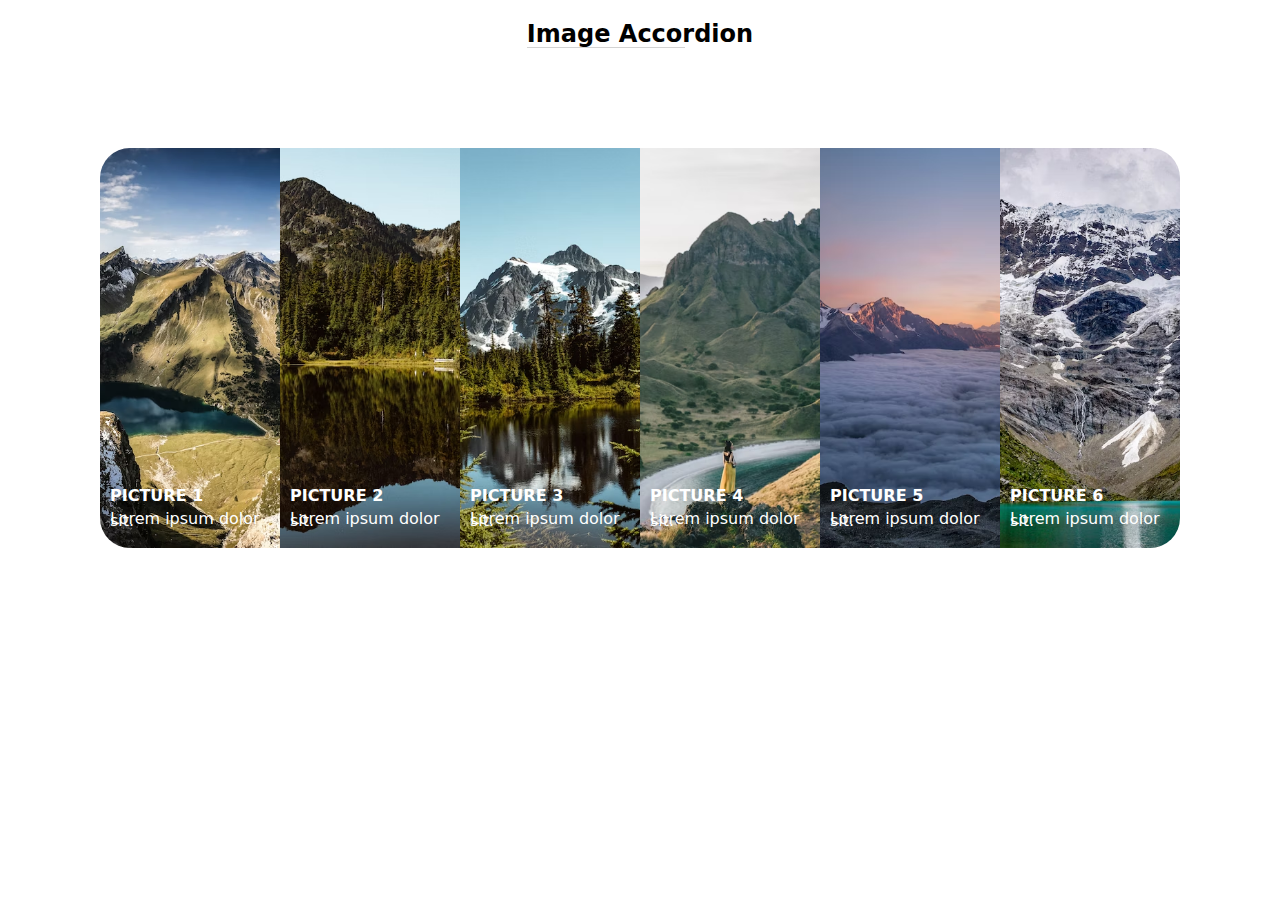
<file: project7 imageAccordion/index.html>
<!DOCTYPE html>
<html lang="en">
<head>
    <meta charset="UTF-8">
    <meta http-equiv="X-UA-Compatible" content="IE=edge">
    <meta name="viewport" content="width=device-width, initial-scale=1.0">
    <title>Image Accordion</title>
    <link rel="stylesheet" href="style.css">
</head>
<body>
    <div class="heading">
        <h2>Image Accordion</h2>
    </div>
    <div class="container">
        <div class="img_1 image">
            <img src="img_1.avif" alt="" >
            <div class="caption">
                <h4>picture 1</h4>
                <p>Lorem ipsum dolor sit.</p>
            </div>
        </div>
        <div class="img_2 image">
            <img src="img_2.avif" alt="" >
            <div class="caption">
                <h4>picture 2</h4>
                <p>Lorem ipsum dolor sit.</p>
            </div>
        </div>
        <div class="img_3 image">
            <img src="img_3.avif" alt="" >
            <div class="caption">
                <h4>picture 3</h4>
                <p>Lorem ipsum dolor sit.</p>
            </div>
        </div>
        <div class="img_4 image">
            <img src="img_4.avif" alt="" >
            <div class="caption">
                <h4>picture 4</h4>
                <p>Lorem ipsum dolor sit.</p>
            </div>
        </div>
        <div class="img_5 image">
            <img src="img_5.avif" alt="" >
            <div class="caption">
                <h4>picture 5</h4>
                <p>Lorem ipsum dolor sit.</p>
            </div>
        </div>
        <div class="img_6 image">
            <img src="img_6.avif" alt="" >
            <div class="caption">
                <h4>picture 6</h4>
                <p>Lorem ipsum dolor sit.</p>
            </div>
        </div>
    </div>
</body>
</html>
</file>
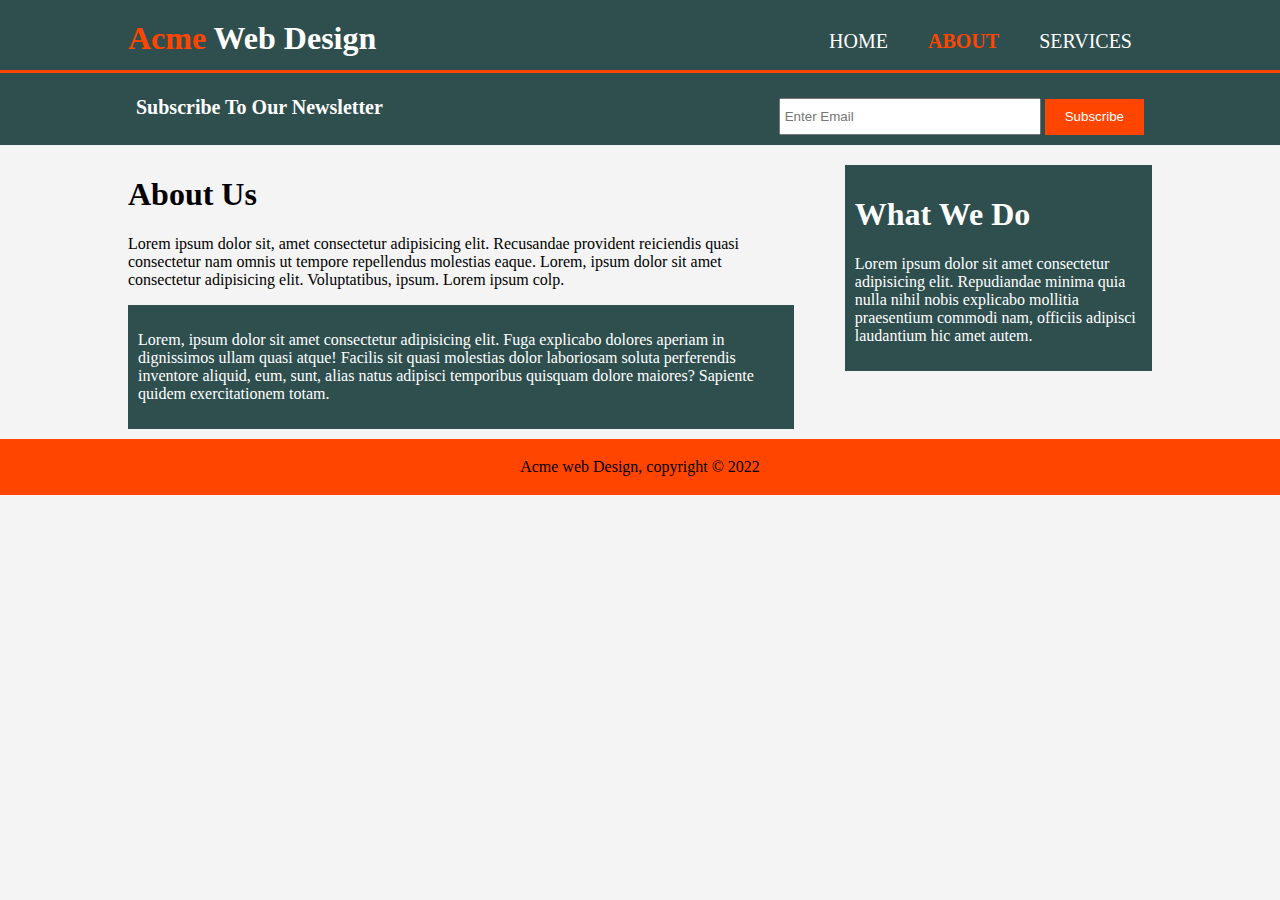
<file: Project 1 Responsive Website using HTML5/about.html>
<!DOCTYPE html>
<html lang="en">
<head>
    <meta charset="UTF-8">
    <meta http-equiv="X-UA-Compatible" content="IE=edge">
    <meta name="viewport" content="width=device-width, initial-scale=1.0">
    <title>Acme Web Design | WElcome</title>
    <link rel="stylesheet" href="css/styling.css">
</head>
<body>
    <header>
        <div class="container">
          <div id="branding">
            <h1><span class="highlight">Acme</span> Web Design</h1>
          </div>
          <nav>
            <ul>
                <li><a href="Index.html" >Home</a></li>
                <li><a class="highlight" href="about.html">About</a></li>
                <li><a href="services.html">Services</a></li>
            </ul>
          </nav>
        </div>
    </header>

    
    <section id="newsletter">
        <div class="container">
            <h1>Subscribe To Our Newsletter</h1>
            <form>
              <input type="email" placeholder="Enter Email">
              <button type="submit" class="button_1">Subscribe</button>
            </form>
        </div>
        </section>
            <section id="main">
                <div class="container">
                      <article id="main-col">
                            
                                <h1 class="page-title">About Us</h1>
                                
                                <p>
                                    Lorem ipsum dolor sit, amet consectetur adipisicing elit. Recusandae provident reiciendis quasi consectetur nam omnis ut tempore repellendus molestias eaque. Lorem, ipsum dolor sit amet consectetur adipisicing elit. Voluptatibus, ipsum. Lorem ipsum colp.
                                </p>
                                
                                <div class="dark-color">
                                <p>
                                    Lorem, ipsum dolor sit amet consectetur adipisicing elit. Fuga explicabo dolores aperiam in dignissimos ullam quasi atque! Facilis sit quasi molestias dolor laboriosam soluta perferendis inventore aliquid, eum, sunt, alias natus adipisci temporibus quisquam dolore maiores? Sapiente quidem exercitationem totam.
                                </p>
                            </div>
                    </article>
                      <aside id="sidebar">
                        <div class="dark-color">
                          <h1 class="page-title">What We Do</h1>
                          <p>
                            Lorem ipsum dolor sit amet consectetur adipisicing elit. Repudiandae minima quia nulla nihil nobis explicabo mollitia praesentium commodi nam, officiis adipisci laudantium hic amet autem.
                          </p>
                          </div>
                      </aside>
                </div>
            </section>
        </div>
    </section>

    <footer>
        <p>Acme web Design, copyright &copy; 2022</p> 
    </footer>
</body>
</html>
</file>
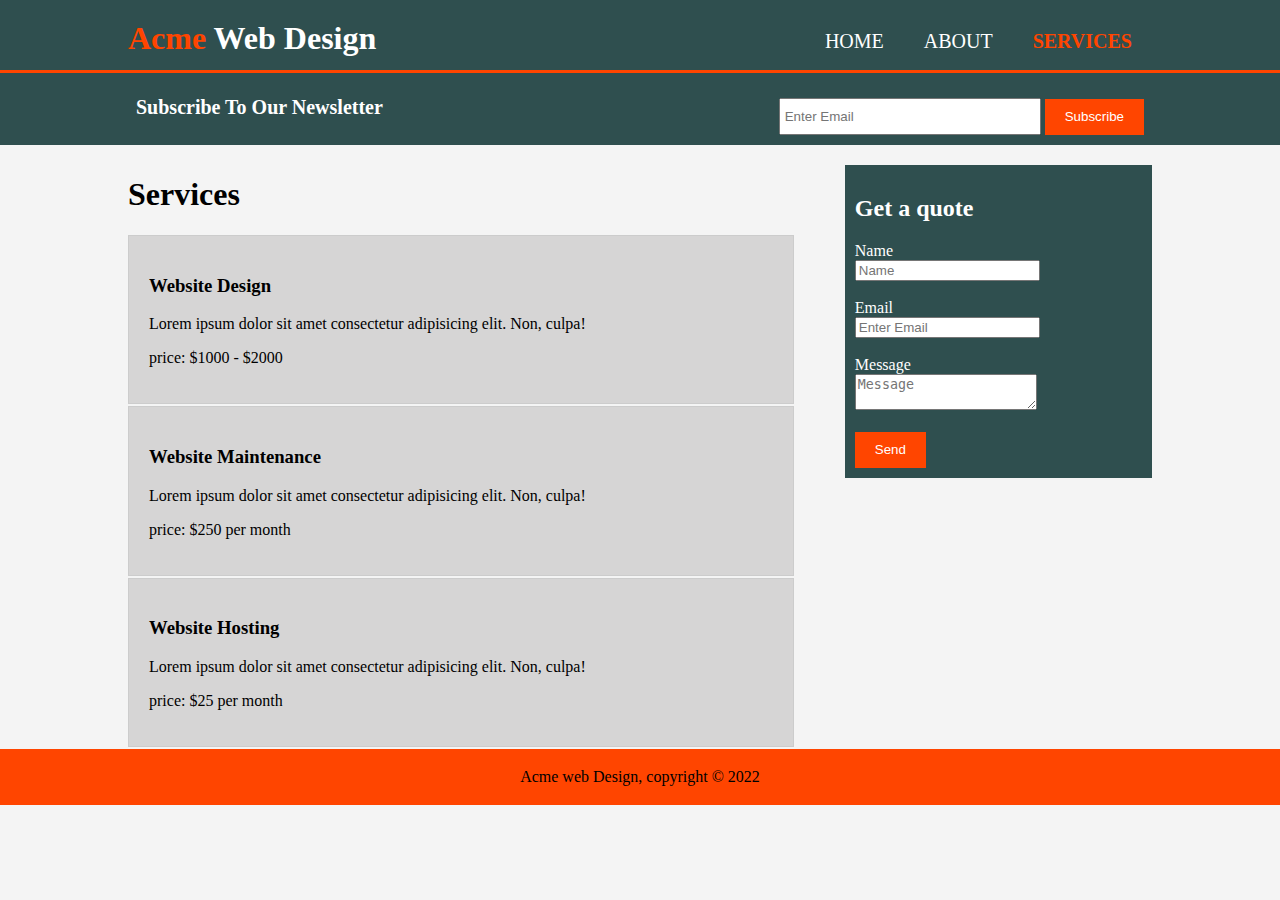
<file: Project 1 Responsive Website using HTML5/services.html>
<!DOCTYPE html>
<html lang="en">
<head>
    <meta charset="UTF-8">
    <meta http-equiv="X-UA-Compatible" content="IE=edge">
    <meta name="viewport" content="width=device-width, initial-scale=1.0">
    <title>Acme Web Design | WElcome</title>
    <link rel="stylesheet" href="css/styling.css">
</head>
<body>
    <header>
        <div class="container">
          <div id="branding">
            <h1><span class="highlight">Acme</span> Web Design</h1>
          </div>
          <nav>
            <ul>
                <li><a href="Index.html" >Home</a></li>
                <li><a  href="about.html">About</a></li>
                <li><a class="highlight" href="services.html">Services</a></li>
            </ul>
          </nav>
        </div>
    </header>

    
    <section id="newsletter">
        <div class="container">
            <h1>Subscribe To Our Newsletter</h1>
            <form>
              <input type="email" placeholder="Enter Email">
              <button type="submit" class="button_1">Subscribe</button>
            </form>
        </div>
        </section>
            <section id="main">
                <div class="container">
                    <article id="main-col">
                            
                            <h1 class="page-title">Services</h1>
                            <ul id="services">

                                <li>
                                    <h3>Website Design</h3>
                                    <p>Lorem ipsum dolor sit amet consectetur adipisicing elit. Non, culpa!</p>
                                    <p>price: $1000 - $2000</p>
                                </li>

                                <li>
                                    <h3>Website Maintenance</h3>
                                    <p>Lorem ipsum dolor sit amet consectetur adipisicing elit. Non, culpa!</p>
                                    <p>price: $250 per month</p>
                                </li>

                                <li>
                                    <h3>Website Hosting</h3>
                                    <p>Lorem ipsum dolor sit amet consectetur adipisicing elit. Non, culpa!</p>
                                    <p>price: $25 per month</p>
                                </li>
                            </ul> 
                                
                    </article>
                      <aside id="sidebar">
                        <div class="dark-color">
                          <h2 class="quote">Get a quote</h2>
                          <form action="">

                            <div>
                                <label for="">Name</label><br>
                                <input type="text" placeholder="Name"><br><br>
                            </div>
                           <div>
                            <label for="">Email</label><br>
                            <input type="email" placeholder="Enter Email"><br><br>
                           </div>
                           <div>
                            <label for="">Message</label><br>
                            <textarea placeholder="Message"></textarea><br><br>
                          </div>
                        
                            <button class="button_1" type="submit"> Send </button>
                          
                          </form>
                          </div>
                      </aside>
                </div>
            </section>
        </div>
    </section>

    <footer>
        <p>Acme web Design, copyright &copy; 2022</p> 
    </footer>
</body>
</html>
</file>
<file: style.css>
body{
    font-family:'Trebuchet MS', 'Lucida Sans Unicode', 'Lucida Grande', 'Lucida Sans', Arial, sans-serif;
    background: linear-gradient(#3E5151, #DECBA4);
    background-size: cover;
    /* overflow-y: hidden; */
}
.nav{
    width: 100%;
    height: 90px;
    display: flex;
    align-items: center;
    justify-content: space-between;
}
.nav a img{
    width: 40px;
    height: 40px;
    padding-right: 20px;
}
.container{
    display: flex;
    justify-content: space-between;
    flex-wrap: wrap;
    height: 100vh;
}
.mainHeading{
    color: white;
    margin: auto;
}
.project{
    margin: 1px;
    position: relative;
    width: 250px;
    height: 240px;
    border: 1px solid white;
    border-radius: 20px;
    background-color: white;
    box-shadow: 0 2px 5px 0 black, 0 2px 8px 0 black;
}
.svg-icon{
    width: 50px;
    height: 50px;
    fill: black;
}
.btnProject{
    position: absolute;
    bottom: 0;
    left: 0;
    background: black;
    color: white;
    width: 100%;
    padding: 10px 12px;
    border-radius: 20px;
}

.btnProject:hover{
    cursor: pointer;
    opacity: 92%;
    background: rgb(23, 22, 22);
}

.btnProject:active{
    transform: translateY(3px);
}

a.projectLink{
    color:white;
    font-size: 15px;
    text-decoration: none;
}

.lines{
    text-align: center;
}

.line1{
    color: black;
}

.line2{
    color: black;
}
/* -------Media Query-------- */
@media (max-width: 850px){
    .project{
        margin: 40px;
    }
}
@media (max-width: 786px){
    .project{
        margin: 10px auto;
    }
}
</file>
<file: Project 1 Responsive Website using HTML5/css/styling.css>
body{
    background-color: #f4f4f4;
    margin: 0;
    padding: 0;
 /* font-family: Arial, Helvetica, sans-serif; 
    line-height: 1.5;
    font-size: 15px;*/
    font: 15px,1.5, Arial, helvetica, sans-serif ;
}

header{
    background-color: darkslategrey;
    color:#ffffff;
    border-bottom: orangered 3px solid;
    margin: 0;
    padding: 0;
    min-height: 70px;
}

.container{
    width: 80%;
    margin: auto;
    overflow: hidden;
}
header a{
    color: #ffffff;
    text-decoration: none;
    text-transform: uppercase;
    font-size: 20px;
}

ul{
    margin: 0;
    padding: 0;
}
header li{
    display: inline;
    float: left;
    padding: 0 20px 0 20px;
}
header #branding{
    float: left;
    margin-top: 20px;

}
header #branding h1{
    margin: 0;
}

header nav{
    float: right;
    margin-top: 30px;
}

header .highlight{
    color: orangered;
    font-weight: bold;
}
    
header a:hover{
    color: #cccccc;
    font-weight: bold;
}

#showcase{
    background: url(../img/laptop_typing.jpg) no-repeat;
    min-height: 400px;
    text-align: center;
    color: #ffffff;
    font-size: 20px;

}
#showcase h1{
    font-size: 80px;
    margin-top: 80px;
}

#showcase p{
    font-size: 20px;  
}

#newsletter{
    background-color:darkslategrey;
    color: #ffffff;
    padding: 10px;
}
#newsletter h1{
    float: left;
    font-size: 20px;   
}

#newsletter form{
    float: right;
    margin-top: 15px;
}

#newsletter input[type="email"] {
    padding: 4px;
    height: 25px;
    width: 250px;
}

.button_1{
    padding-left: 20px;
    padding-right: 20px;
    height: 36px;
    color: #ffffff;
    background-color: orangered;
    border: 0;
}

#boxes .box{
    float: left;
    width: 30%;
    padding: 10px;
    text-align: center;
    margin-top: 45px;
    margin-bottom: 45px;
}

#boxes .box img{
    width: 90px;
}
 /*about*/
aside#sidebar{
    float: right;
    width: 30%;
    margin-top: 10px;
    align-content: center;
}

article#main-col{
    float: left;
    width: 65%;
    margin-top: 10px ;

}

.dark-color{
      background-color: darkslategrey;
      color: #ffffff;
      margin-top: 10px;
      margin-bottom: 10px;
      padding: 10px;
}

/*Services*/

ul#services li{
    list-style: none;
    padding: 20px;
    margin-bottom: 2px;
    border: #cccccc solid 1px;
    background: rgb(214, 213, 213);
}

aside#sidebar .quote input, aside#sidebar .quote textarea{
    width: 90%;
    padding: 5px;
}

footer{
    background-color: orangered;
    padding: 3px;
    text-align: center;
}

/*media - query*/

@media(max-width: 768px){
    header #branding, 
    header nav, 
    header nav li, 
    #newsletter form, 
    #boxes .box, 
    article#main-col, aside#sidebar {
        float: none;
        text-align: center;
        width: 100%;
    }
    header{
        padding-bottom: 20px;
    }
    #showcase h1{
        margin-top: 40px;
    }

    #newletter h1, #newsletter form{
        float: none;
        text-align: center;
        width: 100%;
    }
    #newsletter button{
        display: block;
        width: 100%;
    }
    #newsletter form input[type="email"], .quote input, .quote textarea, .quote button{
        width: 100%;
        margin-bottom: 5px;
    }

}
</file>
<file: Project 2 Food Ordering Cards/style.css>
.card{
    border: 1px solid black;
    width: 300px;
    padding: 10px;
    margin: 10px;
    border-radius: 16px;
    transition: 200ms;
    box-shadow: 2px 2px 6px 0px;
}
.card-img {
    width: 100%;
    border-radius: 16px;
}

.flexbox{
    display: flex;
    justify-content: center;
    flex-wrap: wrap; /*used for responsiveness*/
}
.card:hover{
    transform:rotate(4deg) ;
    width: 300px;
    border-radius:16px;
    
}
</file>
<file: Project 3 Hulu/style.css>
body{
    background-color: #111111;
    color: white;
    margin: 0;
    padding: 0;
    overflow-x: hidden; 
    font-family: 'Segoe UI', Tahoma, Geneva, Verdana, sans-serif;
}

header{
    position: relative;
    height: 690px;
    background: radial-gradient(rgba(0,0,0,0.5),rgba(0,0,0,0.8)) ,url("cover_photo.jpg") no-repeat;
    background-size: cover;
} 

header svg{
    fill: #1ce783;
}

nav{
    height: 64px;
    background: linear-gradient(180deg,#000 40%, transparent);
    display: flex;
    justify-content: space-between;
    align-items: center;
    padding: 16px 40px;
    box-sizing: border-box;
}
.btn_signIn{
    font-size: 16px;
    color: lightgray;
    font-weight:bold ;
    padding: 8px 18px;
    border: none;
    border-radius: 5px;
    background-color: transparent;
    
}

.btn_signIn:hover{
    font-size: 16px;
    font-weight:bold;
    color: white;
    padding: 8px 18px;
    border: none;
    border-radius: 5px;
    background-color: rgba(143, 139, 139, 0.6);
    transition: 0.2s;
    cursor: pointer;
    }

.firstLine{
    color: #1ce783;
}

.third_line{
    color: white;
    font-size: 25px;
    font-weight: 500;
    margin: 10px;
    margin-bottom: 30px;
}

a{
    color: white;
    font-size: 15px;
    cursor: pointer;   
}

 .link1{
    padding-top: 10px;
}

.link2{
    padding-top: 22px;
}

.main_heads{
    height: 300px;
    margin-top: 50px;
}

#main_container {
    height: 660px;
    text-align: center;
    padding: 35px;
    margin-bottom: 0px;
   
}
.trio_logo{
    width: 580px;
}
.trio_btn{
    width: 43%;
    background-color: #1ce783;
    color: black;
    padding: 12px 32px;
    border: none;
    border-radius: 5px;
}
.trio_btn:hover{
    width: 43%;
    background-color: #1ce783;
    opacity: 0.8;
    color: black;
    padding: 12px 32px;
    border: none;
    border-radius: 5px;
    cursor: pointer;
}
button{
    font-weight: 600;
    font-size: 14px;
    font-family: 'Segoe UI', Tahoma, Geneva, Verdana, sans-serif;
}

section{
    position: absolute;
    bottom: 0px;
    width: 100%;
    height: 100px;
    display: flex;
    justify-content: center;
    align-items: center;
    background-color: rgba(0, 0, 0, 0.3);
}
.duo_img{
    width: 280px;
    margin-left: 30px;
    flex-grow: 1;
}
.content{
    padding-left: 38px;
    padding-top: 15px;
    padding-bottom: 20px;
    flex-grow: 1;
    color: white;
}
    
.content h5{
    color: #1ce783;
}

.column{
    flex-grow: 8;
    padding-left:200px;
    padding-top: 10px;
    display: flex;
    align-items: center;
    flex-direction: column;
    
}
.btn3{
    background-color: #1ce783;
    border: 2px solid black;
    border-radius: 6px;
    color: black;
    padding: 13px 32px;
}
.btn3:hover{
    background-color: transparent;
    border: 2px solid white;
    border-radius: 4px;
    color: black;
    padding: 15px 32px;
    background-color: lightgray;
    margin-left: 5px;
    cursor: pointer;
}

.link_duo{
    font-size: 10px;
    margin-top: 3px;
}
.link_duo:hover{
    text-decoration: none;
}

.para_duo2{
    margin-top: -20px;
    font-size: 26px;
}
 
    .aside{
    height: 90vh;
    background-color: red;
    }
    .categories{
           text-align: center;
           width: 800px;
           justify-content: center;
           align-items: center;
           margin: 5px auto;
    }
    .categories .text_xl{
        font-size: 60px;
        color: white;
        flex-wrap: wrap;
    }

    .categories h4{
        color: #1ce783;
        padding-top: 30px;
        flex-wrap: wrap;
    }
    .cards{ 
        height: 960px;
        display: flex;
        justify-content: center;
        box-sizing: border-box;
        margin: 20px;
        flex-wrap: wrap;
        margin-bottom: 120px;
    }
    .card1{
        position: relative;
        width: 300px;
        height: 420px;
        margin-right: 10px;
        border: 2px white;
    }
    .card1 img{
        width: 100%;
        opacity: 75%;
    }

    .card2{
        position: relative;
        width: 300px;
        height: 420px;
        margin-left: 10px;
        margin-right: 10px;
        border: 2px white;
    }

    .card2 img{
        width: 100%;
        opacity: 80%;
    }
    .card3{
        position: relative;
        width: 300px;
        height: 420px;
        margin-left: 10px;
        margin-right: 10px;
        border: 2px white;
    }
    .card3 img{
        width: 100%;
        opacity: 70%;
    }
    .card4{
        width: 300px;
        position: relative;
        height: 420px;
        margin-left: 10px;
        margin-right: 10px;
        border: 2px white;
    }
    .card4 img{
        width: 100%;
        opacity: 70%;
    }
    .cards .card4 p{
        font-size: 11px;
        color: rgb(173, 172, 172);
        margin: 0;
    }
    
     .img_text{
        position: absolute;
        top: 0;
        text-align: left;
        margin-left: 20px;
        margin-top: 20px;
     }
     .first_content{
        padding-bottom: 70px;
        height: 800px;
     }
      
     .another_content{
        width: 750px;
        height:500px;
        box-sizing: border-box;
        text-align: center;
        padding: 32px;
        margin: 12px auto;
     }
    .another_content h1{
        font-size: 50px;
        font-weight: px;
    }
    .another_content p{
        font-size: 10px;
        color:rgb(186, 185, 185);
    }
    .another_content h4{
        font-size: 18px;
        margin-top: -15px;
    }
    .another_content h5{
        color: #1ce783;
        margin-bottom: -32px;
    }
     .link_location a{
        font-size: 18px;
    }
    main{
        background: radial-gradient(rgba(0,0,0,0.2),rgba(0,0,0,0.6)), url("Hulu-Plus-TV-Sports.jpg") no-repeat;
        background-size: cover;
        height: 100vh;
        position: relative;
    }
     
     .mainSections{
        position: absolute;
        top: 200px;
        left: 250px;
        padding: 10px;
        width: 440px;
        height: 400px;
        box-sizing: border-box;
     }

     h1.boldhead{
        font-size: 45px;
        font-weight: bolder;
        padding-top: 18px;
     }
     .catchphrase{
        font-weight: 500;
     }

     .icons{
        width: 260px;
        display: flex;
        justify-content: space-between;
        align-items: centre;
        margin: 30px 0;
    }
     
     .icon1, .icon2, .icon3, .icon4{
        width: 48px;
        height: 48px;
        border-radius: 50%;
     }
    .smallFontLink,
        .smallFont  {
        font-size: 10px;
        color: rgba(255,255,255,0.6);
    }
    a.mainSectionLink {
        position: relative;
        font-size: 12px;
        font-weight: 700;
        text-decoration: none;
        color: rgba(255,255,255,0.6);
        box-sizing: border-box;
        padding: 12px;
        padding-bottom: 20px;
    }
    a.mainSectionLink:hover{
        color: rgba(143, 142, 142, 0.6);;
    }
    a.livelink::after{
        position: absolute;
        content: "";
        height: 5px;
        width: 80%;
        background-color: white;
        bottom: 0;
        left: 10px;
    }
    .navLinks a.livelink{
        color: white;
    }
     aside.plan{
        height: 150vh;
        margin: 12px auto;
        width: 70%;
     }

     .planHead{
         font-size: 46px;
         font-weight: bolder;
         margin-bottom: 0;
         letter-spacing: 1.5px;
     }
     .planmid{
        font-weight: 400;
        margin-bottom: 0;
     }
     
     .planlast{
        font-weight: 700;
        margin-top: 0;
        margin-bottom: 50px;
     }

     .planLineOne{
        display: flex;
        flex-direction: column;
        justify-content: center;
        align-items: center; 
        position: relative;
     }
     
     .planLineOne::after{
        position: absolute;
        bottom: 0;
        content: "";
        height: 1px;
        background-color: rgb(79, 74, 74);
        width: 100%;
     }
     
     .infoOne{
        display: flex;
        justify-content: center;
        align-items: center;
        width: 30%;
        height: 200px;
     }
     .svgHulu{
        fill: #1ce783;
        width: 36px;
        height: 36px;
     }
      footer{
        height: 450px;
        background-color: white;
      }

    @media only screen and (max-width: 1331px) {
        .first_content{
            height: 1200px;
        }
    }
</file>
<file: Project4 amazonSignupCloning/style.css>
body{
   font-family: system-ui, -apple-system, BlinkMacSystemFont, 'Segoe UI', Roboto, Oxygen, Ubuntu, Cantarell, 'Open Sans', 'Helvetica Neue', sans-serif;
    font-size: 13px;
    
} 

.img{
    margin :0px auto;
    width: 150px;
    display: block;
}
 .card{
     width: 100%;
     height: 420px;
     display: flex;
     flex-direction: column;
     align-items: center;
 }
.card1{
     width: 290px;
     height: 250px; 
    border: 1px solid lightgray;
    border-radius: 4px;
    padding: 15px 28px;
    margin-top: 8px;
}
.card2{
  width: 350px;
  height: 90px;
  text-align: center;
  margin: 0;
  padding: 0;
}

 .email_label{
    font-size: 12px;
    font-weight: bold;
 }
 
 .email_input{
       padding: 6px;
       width: 100%;
       margin-top: 8px;
       margin-bottom: 8px; 
       box-sizing: border-box;
       border: 1px solid rgb(109, 104, 104);
       /* border: 1px solid rgb(245, 96, 10); */
       /* box-shadow: 0 0 16px 5px rgba(245, 95, 8, 0.245); */
       border-radius: 3px;
       /* box-shadow: inset 0 0 10px 2px rgb(245, 95, 8); */
      }
       

  .btn{
       box-sizing: border-box;
       border: 1px solid black;
       margin-top: 5px;
       padding: 6px;
       width: 100%;
       background: linear-gradient(0deg, rgb(249, 185, 69), 95%, transparent);
       border-radius: 3px;
       opacity: 0.7;
       transition: 0.1s
          
  }

  .btn:hover {
    opacity: 0.9;
  }
  
  a{
    color: rgb(128, 128, 245);
    text-decoration: none;
    font-weight:500;
  }
  
  p{
    font-size: 12px;
    margin-top: 18px;
    margin-bottom:20px ;
  }
  .p1{
    margin-top: 6px;
    margin-bottom: 10px;
    font-weight: 500;
    font-size: 26px;
  }
  
  .need-help{
    font-size: 12px;
    padding: 6px;
  }

 .p2{
    position: relative;
    color: rgb(93, 91, 91);
    margin-top: 30px;
  }
   
  .p2::before{
    position: absolute;
    content: " ";
    height: 1px;
    background-color:lightgray;
    width: 34%;
    left: 0;
    top: 50%;
  }

  .p2::after{
    position: absolute;
    content: " ";
    height: 1px;
    background-color:lightgray;
    opacity: 0.7;
    width: 34%;
    right: 0;
    top: 50%;
  }

  .btn1{
    width: 100%;
    padding: 6px 0;
    border: 1px solid rgb(153, 150, 150); 
    background:linear-gradient( white ,rgb(239, 237, 237));
    border-radius: 4px;
  }
  footer{
    width: 100%;
    height: 500px;
    border-top: 1px solid lightgrey;
  }
  div.footerLines{
    text-align: center;
    margin-top: 20px;
  }
  a.footerLink{
    padding-right: 20px;
    font-size: 12px;
  }
  .lastLine{
    margin-top: 12px;
  }
</file>
<file: project5 thePigGame/style.css>
*{
    margin: 0;
    padding: 0;
    box-sizing: inherit;
}

html{
    font-size: 63%;
    box-sizing: border-box;
    color: white;
}

body{
    background: linear-gradient(rgb(37, 36, 36), rgb(77, 74, 74)), rgb(75, 68, 68);
    font-family: sans-serif;
    font-weight: 400;
    overflow: hidden;
    /*color: #333;*/
   /* background-color: #2d3439;*/
}
main{
     position: relative; 
    display: flex;
    align-items: center;
    justify-content: center;
}
section{
    display: flex;
    flex-direction: column;
    align-items: center;
    justify-content: center;
    padding: 30px;
    width: 50%;
    height: 100vh;
    text-align: center;
}
 .name{
    padding: 20px;
    font-size: 50px;
}
.score{
    color: rgb(200, 161, 4);
    font-size: 90px;
}
 .current{
    margin: 40px;
    padding: 35px;
    border-radius: 50px;
    background-color: #2a2929;
    text-align: center;
    width: 200px;
    height: 150px;
    box-shadow: 0 3px 10px grey;
}    
.current-label{
    font-size: 27px;
}
.current-score{
    padding: 30px;
    font-size: 27px;
}
.player0{
    background: rgb(88, 88, 88);
}
.player1{
    background: rgb(63, 61, 61);
}

.dice{
    width: 150px;
    height: 150px;
    position: absolute;
    top: 24em;
}
.btn-roll{
    position: absolute;
    bottom: 7em;  
}
.btn-new{
    position: absolute;
    top: 35px;
}
.btn-hold{
    position: absolute;
    bottom: 40px;
}
.btn{
    font-weight: bold;
    color: white;
    font-size: 20px;
    padding: 18px 45px;
    border-radius: 30px;
    background: rgb(200, 161, 4);
    box-shadow: 0 3px 10px grey;
    cursor: pointer;
}
.btn:hover{
    background-color: rgb(238, 191, 7); 
}
.hidden{
    display: none;
}
.player-active{
    background: linear-gradient(#525456, #55585b, rgb(20, 19, 19)); 
}
.player-winner{
    background-color: #2f2f2f;
}
</file>
<file: project6 ageCalculator/style.css>
*{
    margin: 0;
    padding: 0;
    box-sizing: border-box;
}

body{
    font-family: system-ui, -apple-system, BlinkMacSystemFont, 'Segoe UI', Roboto, Oxygen, Ubuntu, Cantarell, 'Open Sans', 'Helvetica Neue', 
    sans-serif;
    color: white;
}

.container{
    flex-wrap: wrap;
    width: 60%;
    height: 400px;
    margin: 12em auto;
    border-radius: 30px;
    background: linear-gradient(grey, rgb(109, 105, 105),rgb(78, 77, 77));
}

.container .heading{
    width: 100%;
    height: 65px;
    text-align: center;
    padding: 10px;
    border-bottom: 2px solid rgba(59, 57, 57, 0.3);
}

.container .heading h2{
    text-transform: uppercase;
    font-size: 35px;
    /* background: rgba(0,0,0,0.1); */
}

.container form{
    display: flex;
    align-items: center;
    justify-content: center;
    flex-wrap: wrap;
    width: 90%;
    /* background-color: rgba(0,0,0,0.1); */
    margin: 35px auto;
}

.container form .block{
    margin: 3px;
}

.container form .block .title{
    letter-spacing: 0.5px;
    font-size: 18px;
    font-weight: 500;
    text-transform: uppercase;
}

.container form .block input{
    padding: 8px 10px;
    border-radius: 10px;
}

.container form .block .btn{
    padding: 8px 25px;
    border-radius: 20px;
    font-size: 18px;
    font-weight: 500;
    text-transform: uppercase;
    color: #fff;
    background: rgba(59, 57, 57, 0.3);
}

.container form .age{
    margin: 40px;
    font-size: 18px;
    width: 100%;
    text-align: center;
}

/* Media Query */

@media (max-width: 1085px){
    .container form .block{
        margin: 0px;
    }
}

@media (max-width: 718px){
    .container .heading{
        width: 100%;
        height: 50px;
        text-align: center;
        padding: 8px;
        border-bottom: 1px solid rgba(59, 57, 57, 0.3);
    }
    .container form{
        margin: 15px auto;
    }
    .container .heading h2{
        font-size: 20px;
        /* background: rgba(0,0,0,0.1); */
    }
    .container form .age{
        font-size: 12px;
    }
}
</file>
<file: project7 imageAccordion/style.css>
*{
    box-sizing: border-box;
}
body{
    font-family: system-ui, -apple-system, BlinkMacSystemFont, 'Segoe UI', Roboto, Oxygen, Ubuntu, Cantarell, 'Open Sans', 'Helvetica Neue', sans-serif;
}
/* ......Heading...... */
.heading h2{
    text-align: center;
    position: relative;
}
.heading h2::before{
    content: '';
    width: 12.5% ;
    height: .5px;
    bottom: 0;
    position: absolute;
    background-color: lightgray;
}
/* ...........accordion........... */
.container{
    max-width: 1080px;
    height: 400px;
    display: flex;
    overflow: hidden;
    margin: 100px auto;
    border-radius: 30px;
}
.container .image{
    width: 20%;
    height: inherit;
    position: relative;
    transition: width .5s ease;
}
.container .image img{
    width: 100%;
    height: 100%;
    position: absolute;
    left: 0;
    top: 0;
    object-fit: cover;
    transition: all .4s ease;
}
.container .image .caption{
    position: absolute;
    line-height: 2px;
    bottom: 0;
    left: 0;
    padding: 10px;
    color: white;
}
.container .image .caption h4{
    text-transform: uppercase;
}

/* .........Hover effect......... */
.container .image:hover{
    width: 80%;
}
</file>
